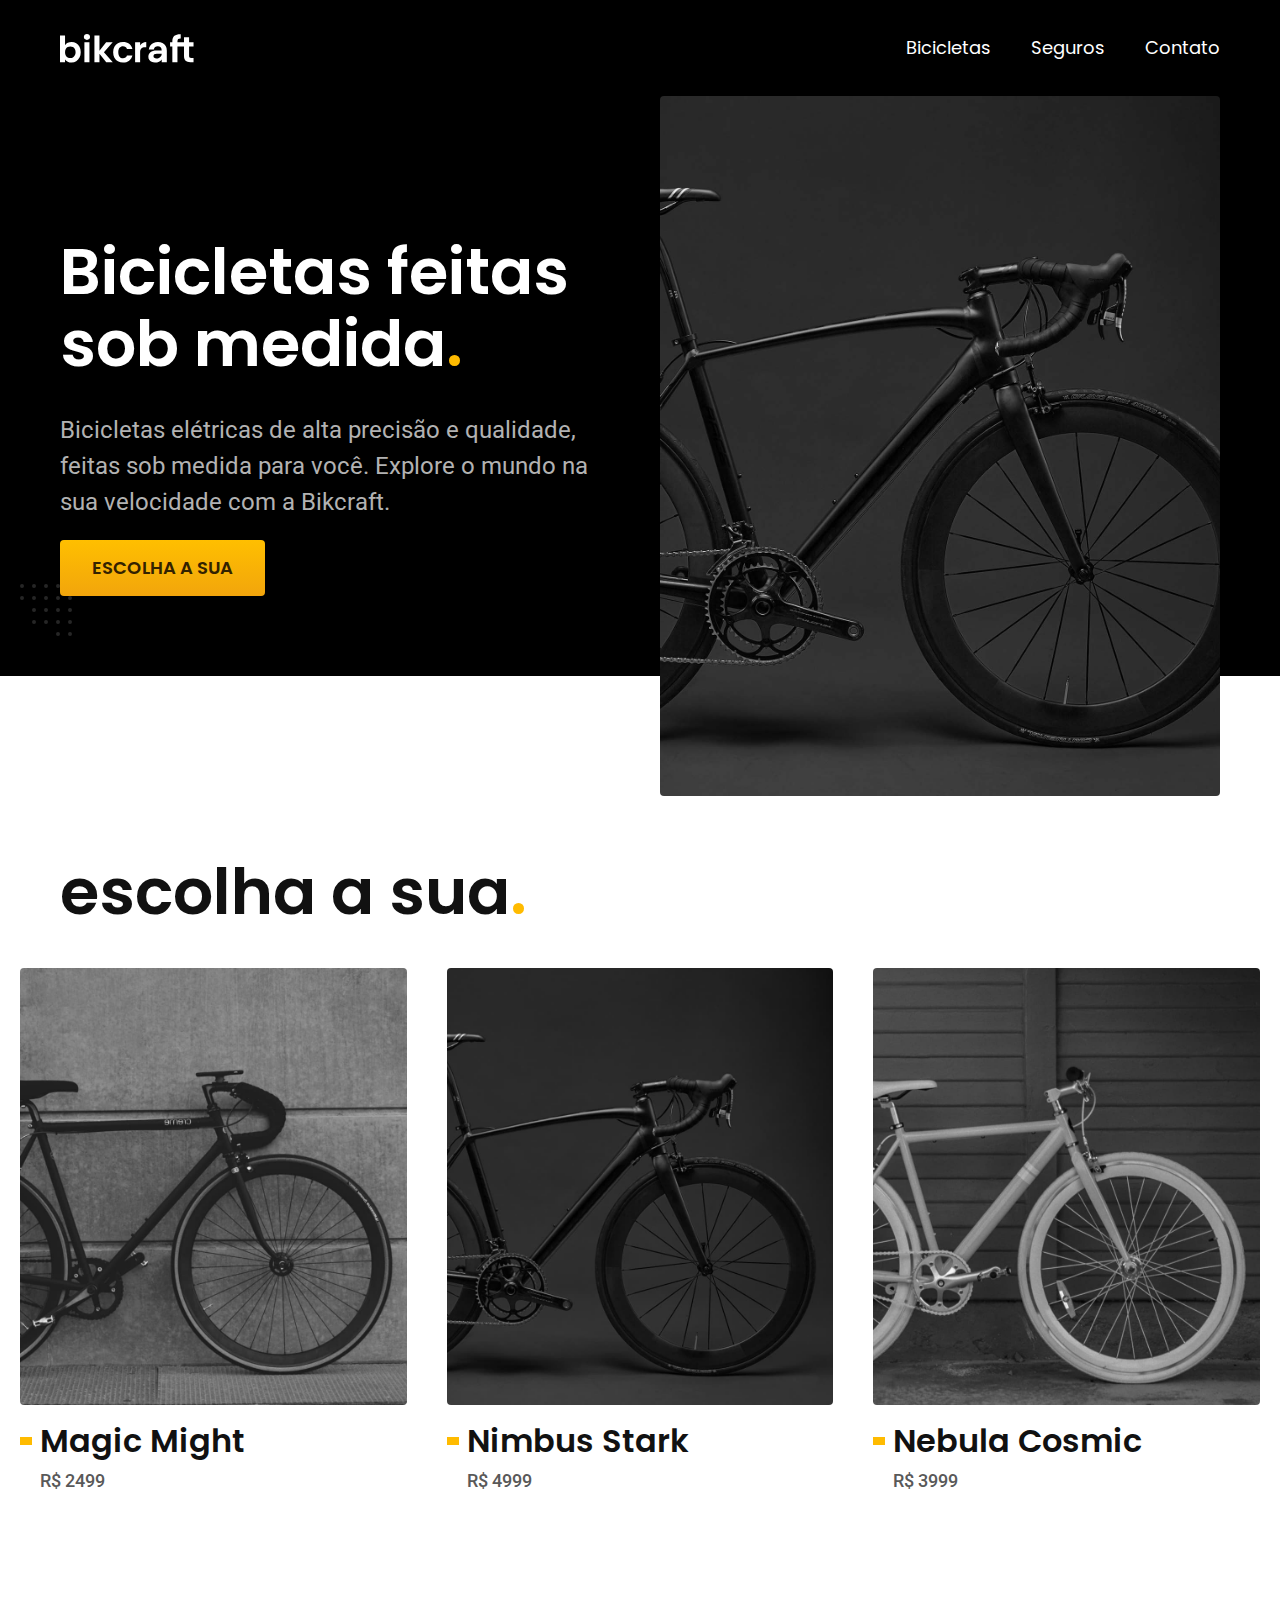
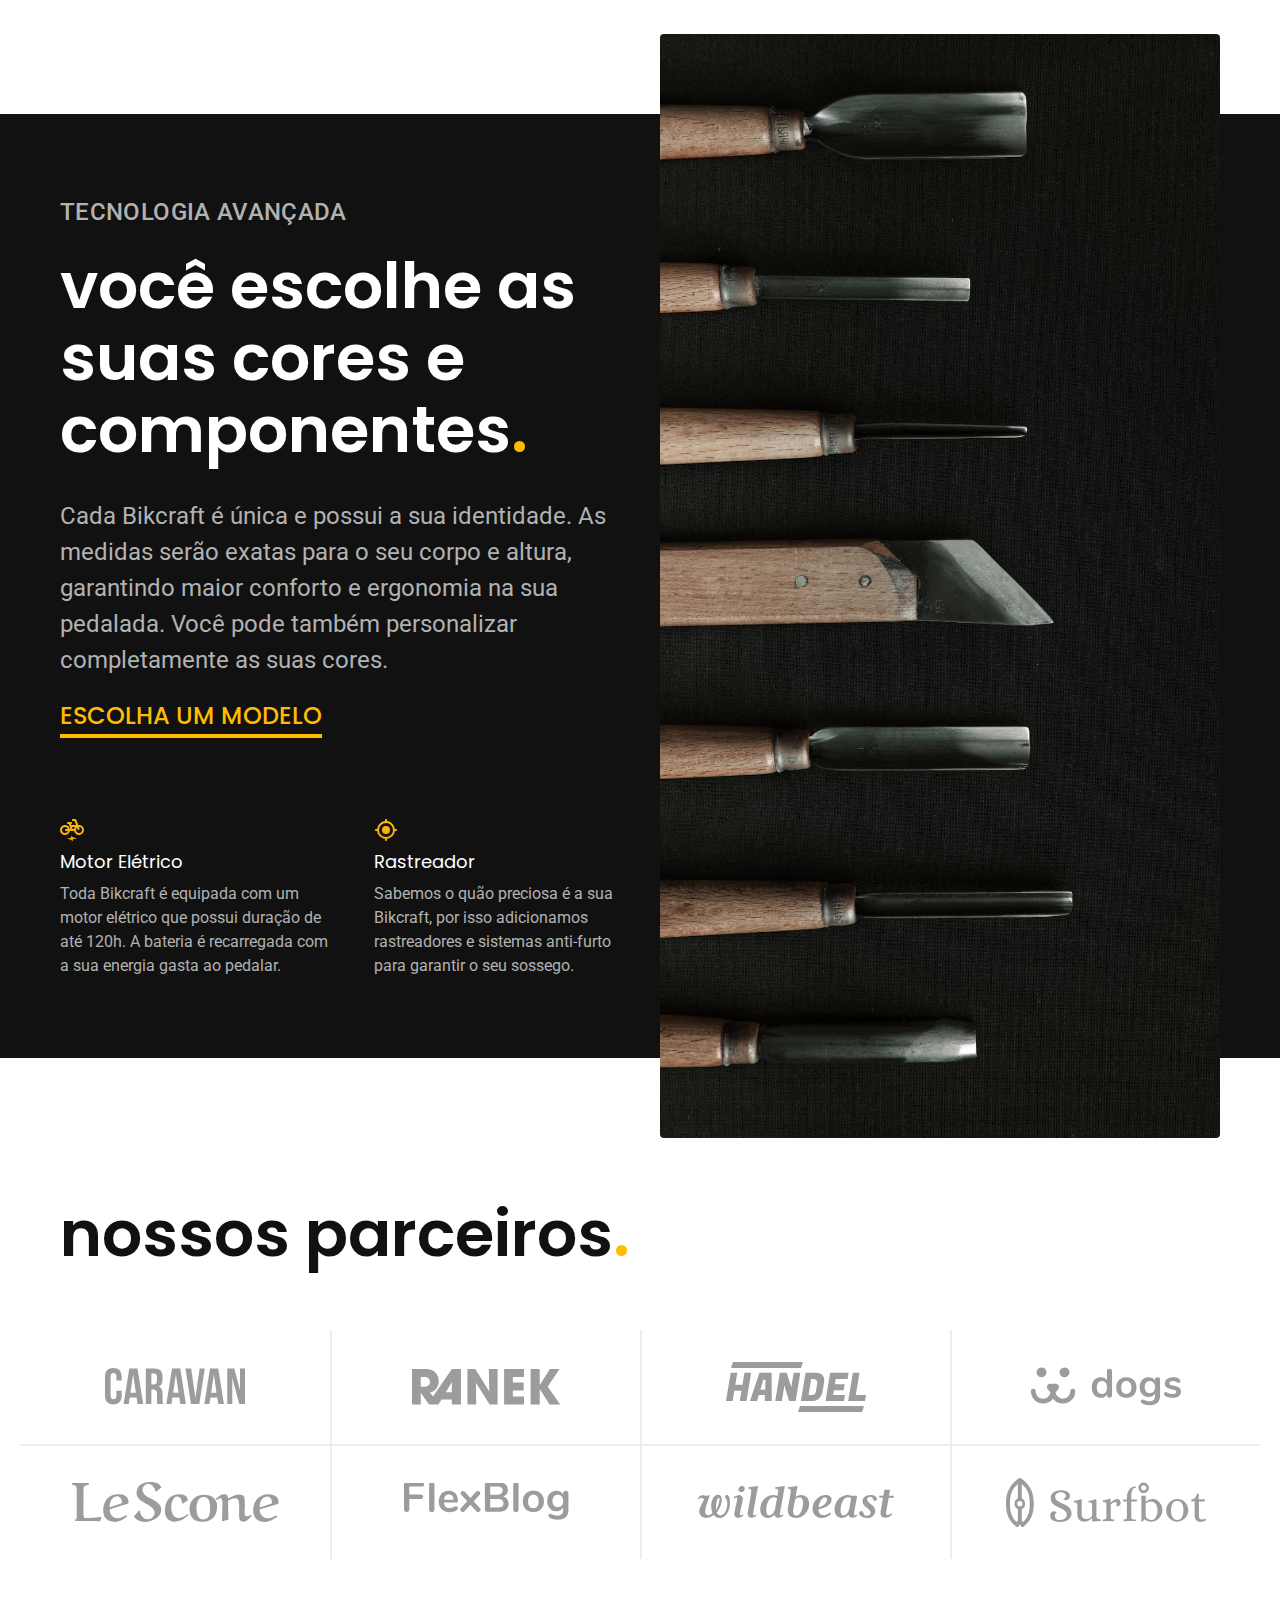
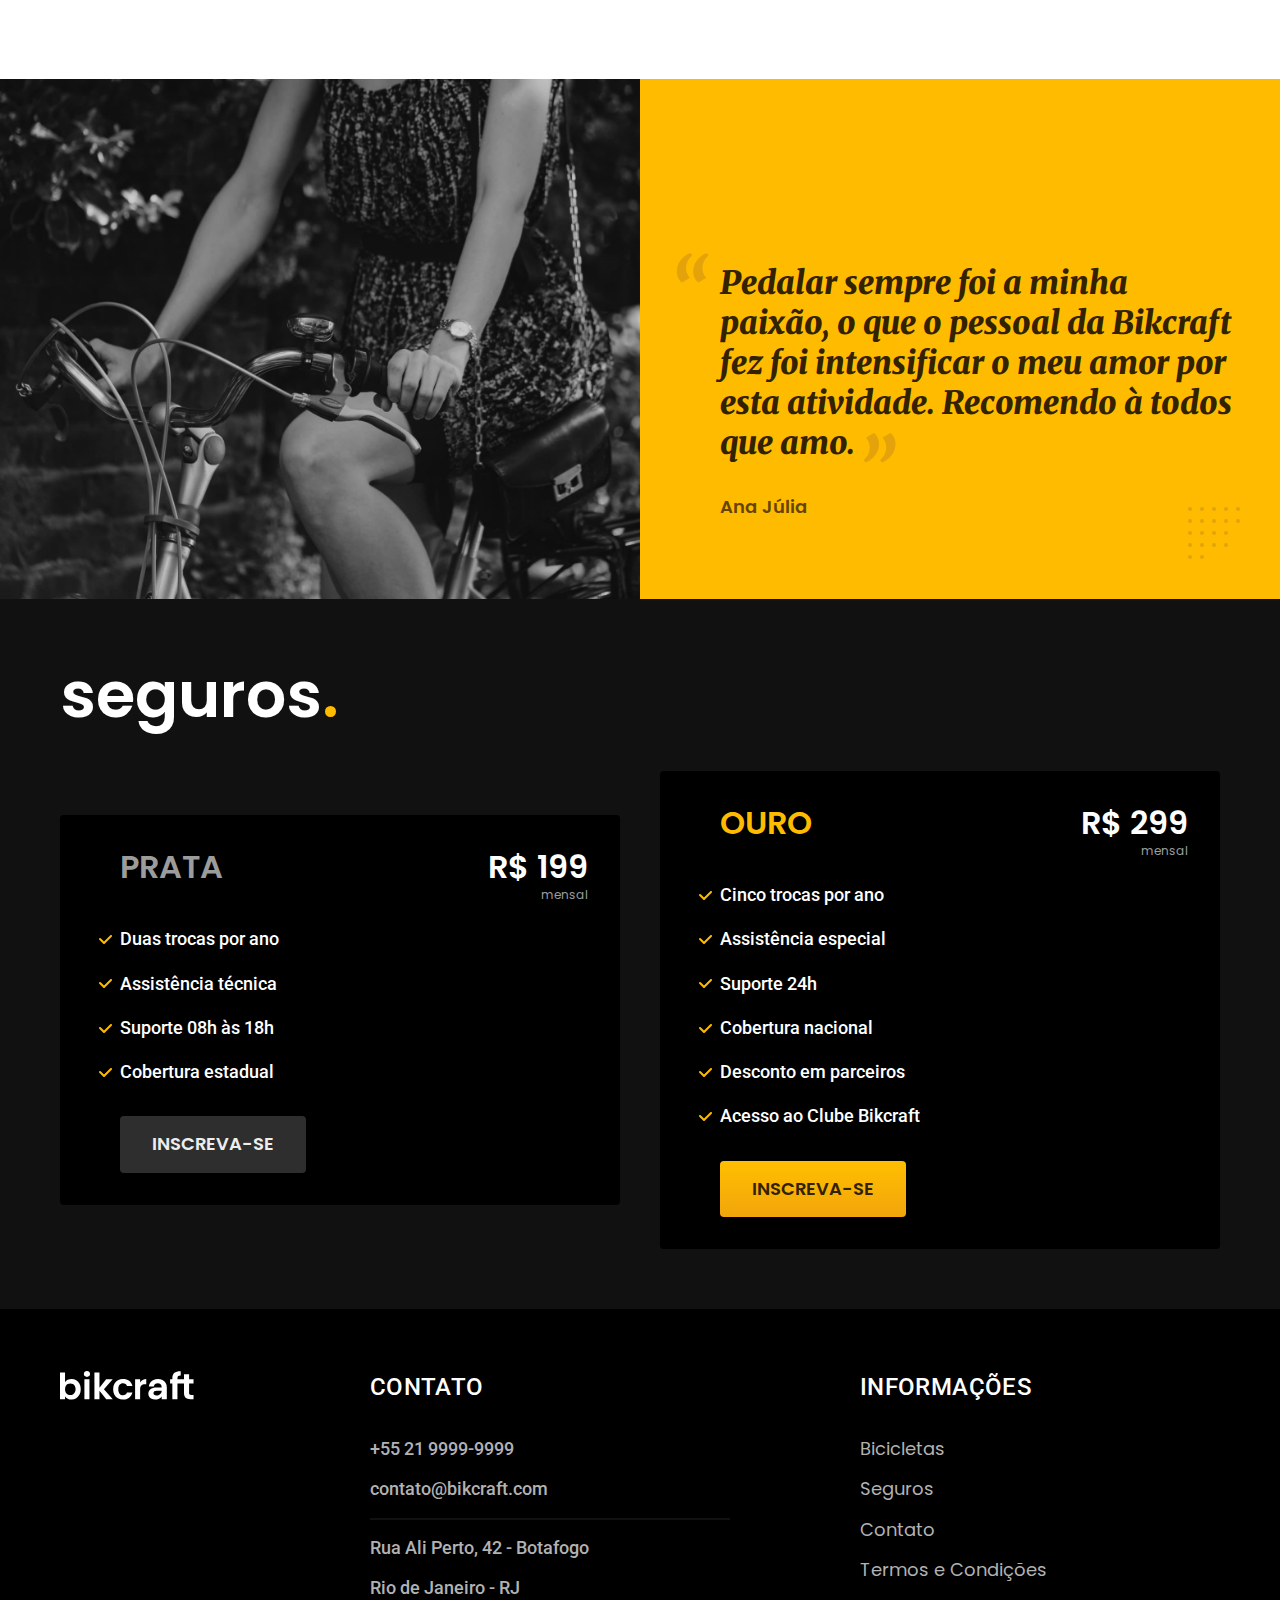
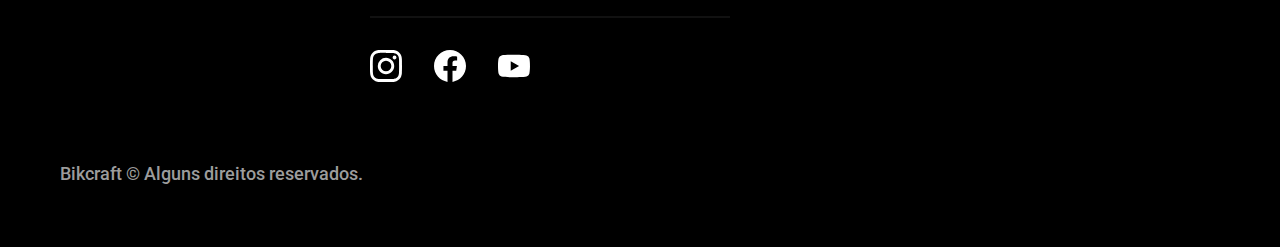
<file: index.html>
<!DOCTYPE html>
<html lang="pt-br">

<head>
  <meta charset="UTF-8">
  <meta name="viewport" content="width=device-width, initial-scale=1.0">

  <title>Bikcraft - Bicicletas Elétricas</title>
  <meta name="description" content="Bicicletas elétricas de alta precisão e qualidade, feitas sob medida para o cliente. Explore o mundo na sua velocidade com a Bikcraft.">

  <link rel="shortcut icon" href="./favicon.svg" type="image/svg+xml">
  <link rel="preload" href="./css/style.min.css" as="style">
  <link rel="stylesheet" href="./css/style.min.css">

  <script>document.documentElement.classList.add('js');</script>

  <link rel="preconnect" href="https://fonts.googleapis.com">
  <link rel="preconnect" href="https://fonts.gstatic.com" crossorigin>
  <link href="https://fonts.googleapis.com/css2?family=Merriweather:ital,wght@1,900&family=Poppins:wght@400;600&family=Roboto:wght@400;500&display=swap" rel="stylesheet">
</head>

<body>
  <header class="header-bg">
    <div class="header container">
      <a href="./">
        <img src="./img/bikcraft.svg" width="136" height="32" alt="Bikcraft">
      </a>

      <nav aria-label="primaria">
        <ul class="header-menu font-1-m cor-0">
          <li><a href="./bicicletas.html">Bicicletas</a></li>
          <li><a href="./seguros.html">Seguros</a></li>
          <li><a href="./contato.html">Contato</a></li>
        </ul>
      </nav>
    </div>
  </header>

  <main class="introducao-bg">
    <div class="introducao container">
      <div class="introducao-conteudo">
        <h1 class="font-1-xxl cor-0 fadeInDown" data-anime="200">Bicicletas feitas sob medida<span class="cor-p1">.</span></h1>
        <p class="font-2-l cor-5 fadeInDown" data-anime="400">Bicicletas elétricas de alta precisão e qualidade, feitas sob medida para você. Explore o mundo na sua velocidade com a Bikcraft.</p>
        <a class="botao fadeInDown" data-anime="600" href="./bicicletas.html">Escolha a sua</a>
      </div>
      <picture data-anime="800" class="fadeInDown">
        <source media="(max-width: 800px)" srcset="./img/bicicletas/nimbus.jpg">
        <img src="./img/fotos/introducao.jpg" width="1280" height="1600" alt="Bicicleta elétrica preta.">
      </picture>
    </div>
  </main>

  <article class="bicicletas-lista">
    <h2 class="container font-1-xxl">escolha a sua<span class="cor-p1">.</span></h2>

    <ul>
      <li>
        <a href="./bicicletas/magic.html">
          <img src="./img/bicicletas/magic-home.jpg" alt="Bicicleta preta" width="920">
          <h3 class="font-1-xl">Magic Might</h3>
          <span class="font-2-m cor-8">R$ 2499</span>
        </a>
      </li>
      <li>
        <a href="./bicicletas/nimbus.html">
          <img src="./img/bicicletas/nimbus-home.jpg" alt="Bicicleta preta" width="920">
          <h3 class="font-1-xl">Nimbus Stark</h3>
          <span class="font-2-m cor-8">R$ 4999</span>
        </a>
      </li>
      <li>
        <a href="./bicicletas/nebula.html">
          <img src="./img/bicicletas/nebula-home.jpg" alt="Bicicleta preta" width="920">
          <h3 class="font-1-xl">Nebula Cosmic</h3>
          <span class="font-2-m cor-8">R$ 3999</span>
        </a>
      </li>
    </ul>
  </article>

  <article class="tecnologia-bg">
    <div class="tecnologia container">
      <div class="tecnologia-conteudo">
        <span class="font-2-l-b cor-5">Tecnologia Avançada</span>
        <h2 class="font-1-xxl cor-0">você escolhe as suas cores e componentes<span class="cor-p1">.</span></h2>
        <p class="font-2-l cor-5">Cada Bikcraft é única e possui a sua identidade. As medidas serão exatas para o seu corpo e altura, garantindo maior conforto e ergonomia na sua pedalada. Você pode também personalizar completamente as suas cores.</p>
        <a class="link" href="./bicicletas.html">Escolha um modelo</a>
        <div class="tecnologia-vantagens">
          <div>
            <img src="./img/icones/eletrica.svg" width="24" height="24" alt="">
            <h3 class="font-1-m cor-0">Motor Elétrico</h3>
            <p class="font-2-s cor-5">Toda Bikcraft é equipada com um motor elétrico que possui duração de até 120h. A bateria é recarregada com a sua energia gasta ao pedalar.</p>
          </div>
          <div>
            <img src="./img/icones/rastreador.svg" width="24" height="24" alt="">
            <h3 class="font-1-m cor-0">Rastreador</h3>
            <p class="font-2-s cor-5">Sabemos o quão preciosa é a sua Bikcraft, por isso adicionamos rastreadores e sistemas anti-furto para garantir o seu sossego.</p>
          </div>
        </div>
      </div>
      <div class="tecnologia-imagem">
        <img src="./img/fotos/tecnologia.jpg" width="1200" height="1920" alt="">
      </div>
    </div>
  </article>

  <section class="parceiros" aria-label="Nossos Parceiros">
    <h2 class="container font-1-xxl">nossos parceiros<span class="cor-p1">.</span></h2>

    <ul>
      <li><img src="./img/parceiros/caravan.svg" alt="Caravan" width="140" height="38"></li>
      <li><img src="./img/parceiros/ranek.svg" alt="Ranek" width="149" height="36"></li>
      <li><img src="./img/parceiros/handel.svg" alt="Handel" width="140" height="50"></li>
      <li><img src="./img/parceiros/dogs.svg" alt="Dogs" width="152" height="39"></li>
      <li><img src="./img/parceiros/lescone.svg" alt="LeScone" width="208" height="41"></li>
      <li><img src="./img/parceiros/flexblog.svg" alt="FlexBlog" width="165" height="38"></li>
      <li><img src="./img/parceiros/wildbeast.svg" alt="Wildbeast" width="196" height="34"></li>
      <li><img src="./img/parceiros/surfbot.svg" alt="Surfbot" width="200" height="49"></li>
    </ul>
  </section>

  <section class="depoimento" aria-label="Depoimento">
    <div>
      <img src="./img/fotos/depoimento.jpg" width="1560" height="1360" alt="Pessoa pedalando uma bicicleta Bikcraft">
    </div>
    <div class="depoimento-conteudo">
      <blockquote class="font-1-xl cor-p5">
        <p>Pedalar sempre foi a minha paixão, o que o pessoal da Bikcraft fez foi intensificar o meu amor por esta atividade. Recomendo à todos que amo.</p>
      </blockquote>
      <span class="font-1-m-b cor-p4">Ana Júlia</span>
    </div>
  </section>

  <article class="seguros-bg">
    <div class="seguros container">
      <h2 class="font-1-xxl cor-0">seguros<span class="cor-p1">.</span></h2>
      <div class="seguros-item">
        <h3 class="font-1-xl cor-6">PRATA</h3>
        <span class="font-1-xl cor-0">R$ 199 <span class="font-1-xs cor-6">mensal</span></span>
        <ul class="font-2-m cor-0">
          <li>Duas trocas por ano</li>
          <li>Assistência técnica</li>
          <li>Suporte 08h às 18h</li>
          <li>Cobertura estadual</li>
        </ul>
        <a class="botao secundario" href="./orcamento.html?tipo=seguro&produto=prata">Inscreva-se</a>
      </div>

      <div class="seguros-item">
        <h3 class="font-1-xl cor-p1">OURO</h3>
        <span class="font-1-xl cor-0">R$ 299 <span class="font-1-xs cor-6">mensal</span></span>
        <ul class="font-2-m cor-0">
          <li>Cinco trocas por ano</li>
          <li>Assistência especial</li>
          <li>Suporte 24h</li>
          <li>Cobertura nacional</li>
          <li>Desconto em parceiros</li>
          <li>Acesso ao Clube Bikcraft</li>
        </ul>
        <a class="botao" href="./orcamento.html?tipo=seguro&produto=ouro">Inscreva-se</a>
      </div>
    </div>
  </article>

  <footer class="footer-bg">
    <div class="footer container">
      <img src="./img/bikcraft.svg" width="136" height="32" alt="Bikcraft">
      <div class="footer-contato">
        <h3 class="font-2-l-b cor-0">Contato</h3>
        <ul class="font-2-m cor-5">
          <li><a href="tel:+552199999999">+55 21 9999-9999</a></li>
          <li><a href="mailto:contato@bikcraft.com">contato@bikcraft.com</a></li>
          <li>Rua Ali Perto, 42 - Botafogo</li>
          <li>Rio de Janeiro - RJ</li>
        </ul>
        <div class="footer-redes">
          <a href="./">
            <img src="./img/redes/instagram.svg" width="32" height="32" alt="Instagram">
          </a>
          <a href="./">
            <img src="./img/redes/facebook.svg" width="32" height="32" alt="Facebook">
          </a>
          <a href="./">
            <img src="./img/redes/youtube.svg" width="32" height="32" alt="Youtube">
          </a>
        </div>
      </div>
      <div class="footer-informacoes">
        <h3 class="font-2-l-b cor-0">Informações</h3>
        <nav>
          <ul class="font-1-m cor-5">
            <li><a href="./bicicletas.html">Bicicletas</a></li>
            <li><a href="./seguros.html">Seguros</a></li>
            <li><a href="./contato.html">Contato</a></li>
            <li><a href="./termos.html">Termos e Condições</a></li>
          </ul>
        </nav>
      </div>
      <p class="footer-copy font-2-m cor-6">Bikcraft © Alguns direitos reservados.</p>
    </div>
  </footer>

  <script src="./js/plugins/simple-anime.js"></script>
  <script src="./js/script.js"></script>
</body>

</html>
</file>
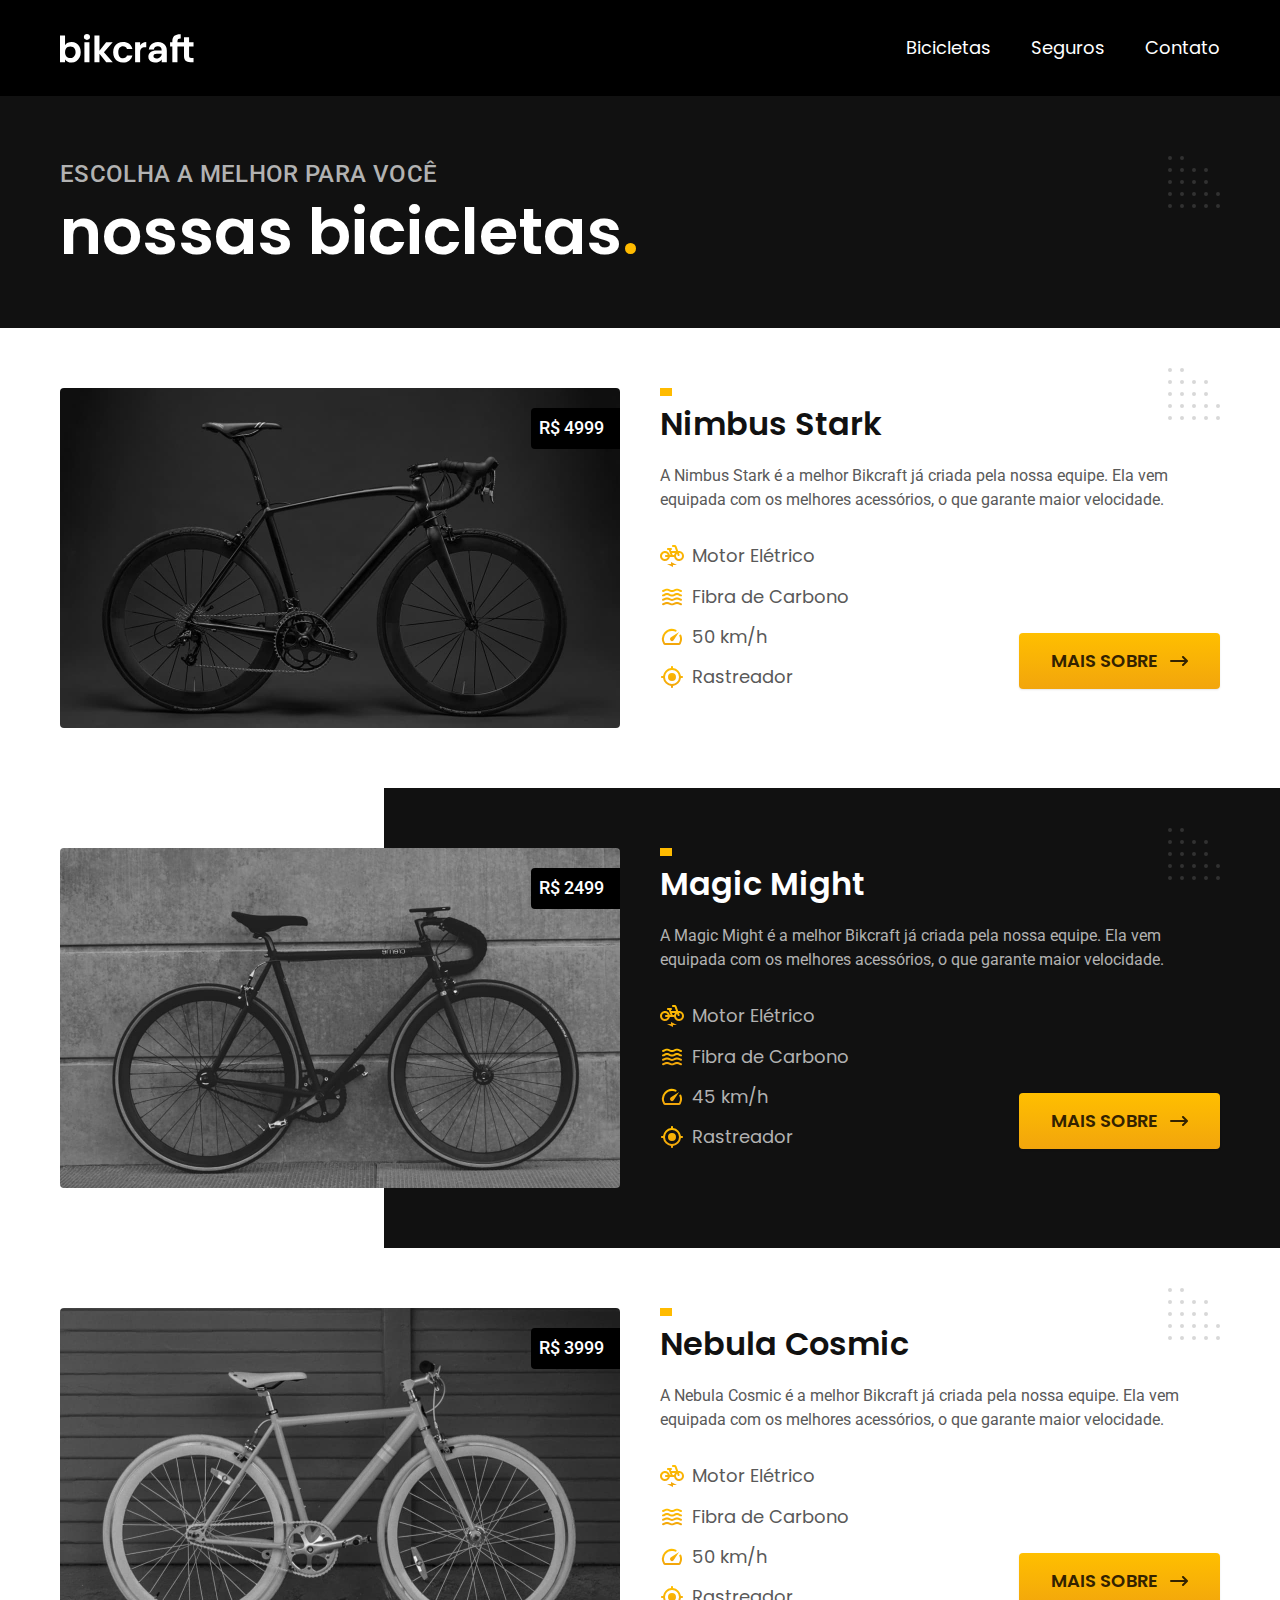
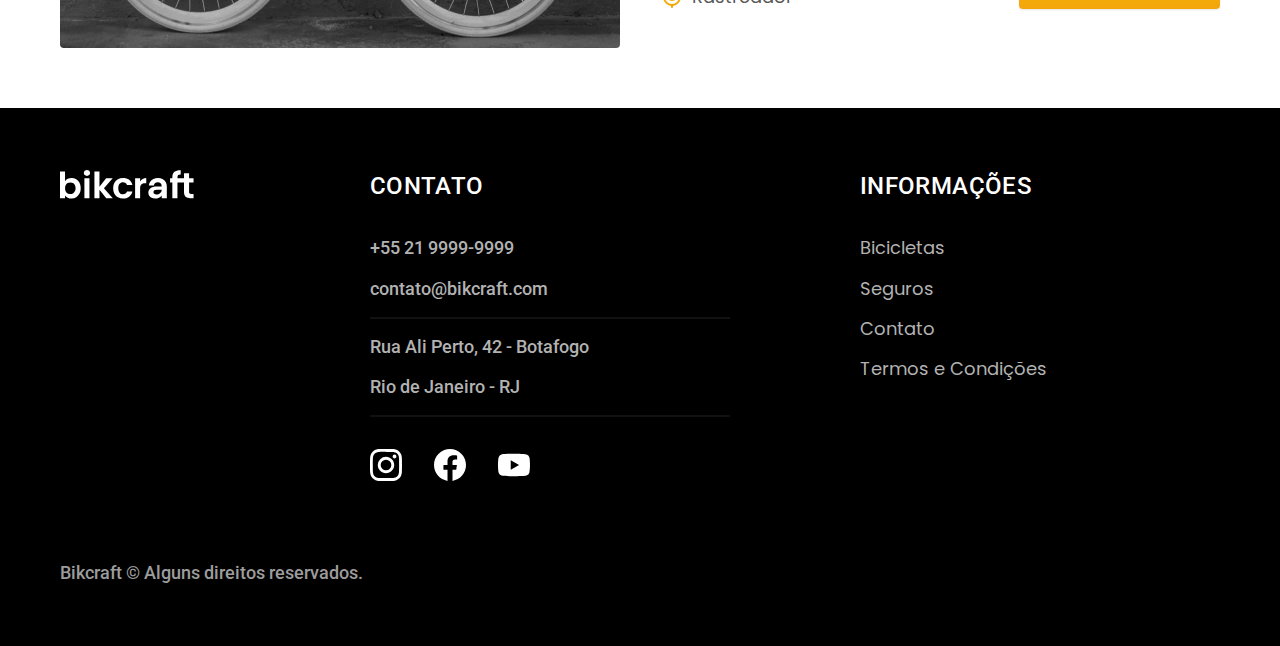
<file: bicicletas.html>
<!DOCTYPE html>
<html lang="pt-br">

<head>
  <meta charset="UTF-8">
  <meta name="viewport" content="width=device-width, initial-scale=1.0">

  <title>Bicicletas | Bikcraft</title>
  <meta name="description" content="Bicicletas">


  <link rel="shortcut icon" href="./favicon.svg" type="image/svg+xml">
  <link rel="preload" href="./css/style.min.css" as="style">
  <link rel="stylesheet" href="./css/style.min.css">
  <script>document.documentElement.classList.add('js');</script>

  <link rel="preconnect" href="https://fonts.googleapis.com">
  <link rel="preconnect" href="https://fonts.gstatic.com" crossorigin>
  <link href="https://fonts.googleapis.com/css2?family=Merriweather:ital,wght@1,900&family=Poppins:wght@400;600&family=Roboto:wght@400;500&display=swap" rel="stylesheet">
</head>

<body id="bicicletas">
  <header class="header-bg">
    <div class="header container">
      <a href="./">
        <img src="./img/bikcraft.svg" alt="Bikcraft">
      </a>

      <nav aria-label="primaria">
        <ul class="header-menu font-1-m cor-0">
          <li><a href="./bicicletas.html">Bicicletas</a></li>
          <li><a href="./seguros.html">Seguros</a></li>
          <li><a href="./contato.html">Contato</a></li>
        </ul>
      </nav>
    </div>
  </header>

  <main>
    <div class="titulo-bg">
      <div class="titulo container">
        <p class="font-2-l-b cor-5">Escolha a melhor para você</p>
        <h1 class="font-1-xxl cor-0">nossas bicicletas<span class="cor-p1">.</span></h1>
      </div>
    </div>

    <div class="bicicletas container">
      <div class="bicicletas-imagem">
        <img src="./img/bicicletas/nimbus.jpg" alt="Bicicleta preta">
        <span class="font-2-m cor-0">R$ 4999</span>
      </div>
      <div class="bicicletas-conteudo">
        <h2 class="font-1-xl">Nimbus Stark</h2>
        <p class="font-2-s cor-8">A Nimbus Stark é a melhor Bikcraft já criada pela nossa equipe. Ela vem equipada com os melhores acessórios, o que garante maior velocidade.</p>
        <ul class="font-1-m cor-8">
          <li>
            <img src="./img/icones/eletrica.svg" alt="">
            Motor Elétrico
          </li>
          <li>
            <img src="./img/icones/carbono.svg" alt="">
            Fibra de Carbono
          </li>
          <li>
            <img src="./img/icones/velocidade.svg" alt="">
            50 km/h
          </li>
          <li>
            <img src="./img/icones/rastreador.svg" alt="">
            Rastreador
          </li>
        </ul>
        <a class="botao seta" href="./bicicletas/nimbus.html">Mais Sobre</a>
      </div>
    </div>

    <div class="bicicletas-bg">
      <div class="bicicletas container">
        <div class="bicicletas-imagem">
          <img src="./img/bicicletas/magic.jpg" alt="Bicicleta preta">
          <span class="font-2-m cor-0">R$ 2499</span>
        </div>
        <div class="bicicletas-conteudo">
          <h2 class="font-1-xl cor-0">Magic Might</h2>
          <p class="font-2-s cor-5">A Magic Might é a melhor Bikcraft já criada pela nossa equipe. Ela vem equipada com os melhores acessórios, o que garante maior velocidade.</p>
          <ul class="font-1-m cor-5">
            <li>
              <img src="./img/icones/eletrica.svg" alt="">
              Motor Elétrico
            </li>
            <li>
              <img src="./img/icones/carbono.svg" alt="">
              Fibra de Carbono
            </li>
            <li>
              <img src="./img/icones/velocidade.svg" alt="">
              45 km/h
            </li>
            <li>
              <img src="./img/icones/rastreador.svg" alt="">
              Rastreador
            </li>
          </ul>
          <a class="botao seta" href="./bicicletas/magic.html">Mais Sobre</a>
        </div>
      </div>
    </div>

    <div class="bicicletas container">
      <div class="bicicletas-imagem">
        <img src="./img/bicicletas/nebula.jpg" alt="Bicicleta preta">
        <span class="font-2-m cor-0">R$ 3999</span>
      </div>
      <div class="bicicletas-conteudo">
        <h2 class="font-1-xl">Nebula Cosmic</h2>
        <p class="font-2-s cor-8">A Nebula Cosmic é a melhor Bikcraft já criada pela nossa equipe. Ela vem equipada com os melhores acessórios, o que garante maior velocidade.</p>
        <ul class="font-1-m cor-8">
          <li>
            <img src="./img/icones/eletrica.svg" alt="">
            Motor Elétrico
          </li>
          <li>
            <img src="./img/icones/carbono.svg" alt="">
            Fibra de Carbono
          </li>
          <li>
            <img src="./img/icones/velocidade.svg" alt="">
            50 km/h
          </li>
          <li>
            <img src="./img/icones/rastreador.svg" alt="">
            Rastreador
          </li>
        </ul>
        <a class="botao seta" href="./bicicletas/nebula.html">Mais Sobre</a>
      </div>
    </div>

  </main>

  <footer class="footer-bg">
    <div class="footer container">
      <img src="./img/bikcraft.svg" alt="Bikcraft">
      <div class="footer-contato">
        <h3 class="font-2-l-b cor-0">Contato</h3>
        <ul class="font-2-m cor-5">
          <li><a href="tel:+552199999999">+55 21 9999-9999</a></li>
          <li><a href="mailto:contato@bikcraft.com">contato@bikcraft.com</a></li>
          <li>Rua Ali Perto, 42 - Botafogo</li>
          <li>Rio de Janeiro - RJ</li>
        </ul>
        <div class="footer-redes">
          <a href="./">
            <img src="./img/redes/instagram.svg" alt="Instagram">
          </a>
          <a href="./">
            <img src="./img/redes/facebook.svg" alt="Facebook">
          </a>
          <a href="./">
            <img src="./img/redes/youtube.svg" alt="Youtube">
          </a>
        </div>
      </div>
      <div class="footer-informacoes">
        <h3 class="font-2-l-b cor-0">Informações</h3>
        <nav>
          <ul class="font-1-m cor-5">
            <li><a href="./bicicletas.html">Bicicletas</a></li>
            <li><a href="./seguros.html">Seguros</a></li>
            <li><a href="./contato.html">Contato</a></li>
            <li><a href="./termos.html">Termos e Condições</a></li>
          </ul>
        </nav>
      </div>
      <p class="footer-copy font-2-m cor-6">Bikcraft © Alguns direitos reservados.</p>
    </div>
  </footer>
</body>

</html>
</file>
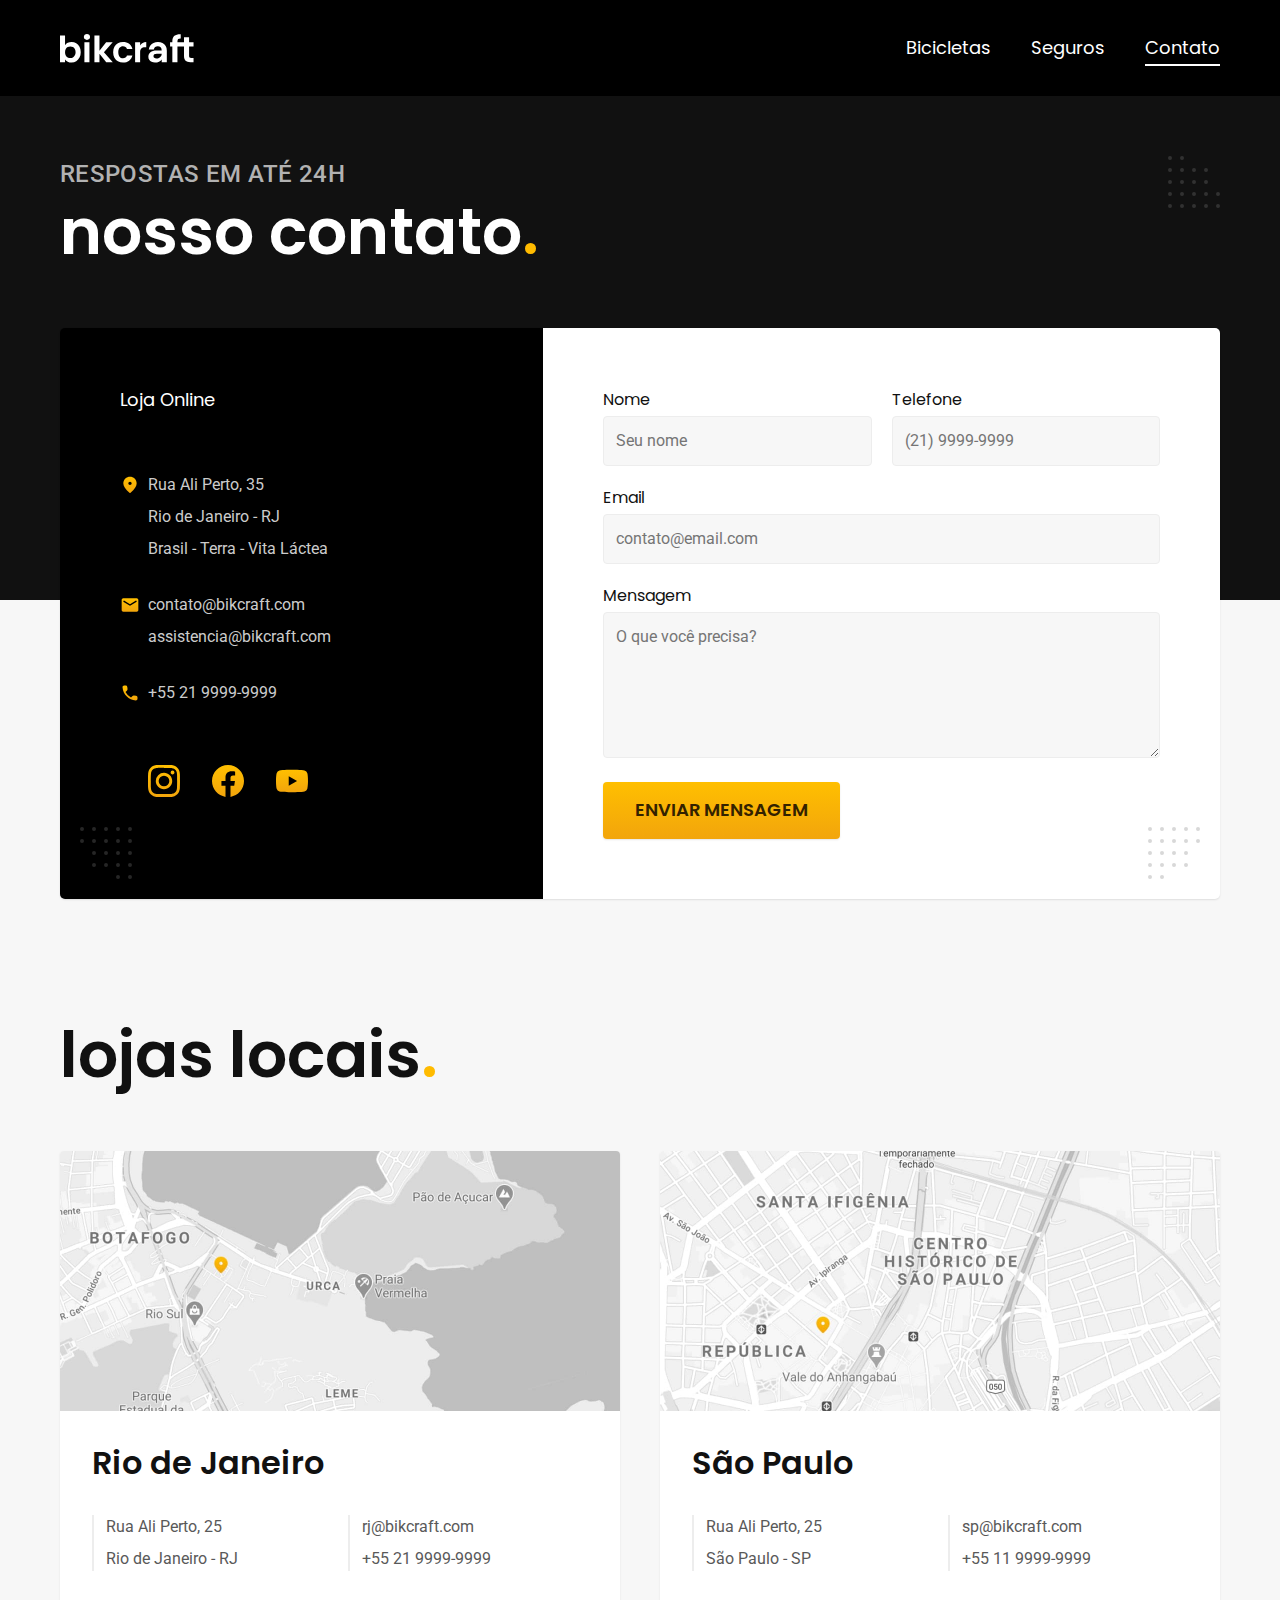
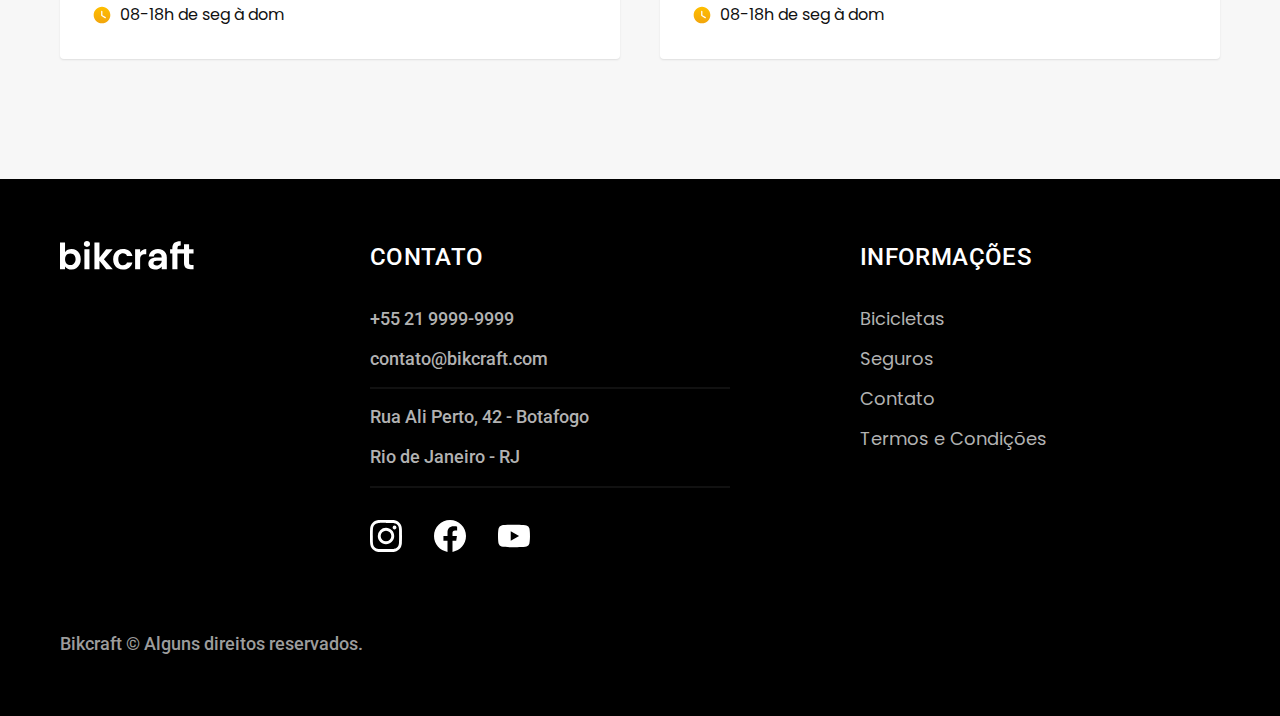
<file: contato.html>
<!DOCTYPE html>
<html lang="pt-br">

<head>
  <meta charset="UTF-8">
  <meta name="viewport" content="width=device-width, initial-scale=1.0">

  <title>Contato | Bikcraft</title>
  <meta name="description" content="Contato.">


  <link rel="shortcut icon" href="./favicon.svg" type="image/svg+xml">
  <link rel="preload" href="./css/style.min.css" as="style">
  <link rel="stylesheet" href="./css/style.min.css">
  <script>document.documentElement.classList.add('js');</script>

  <link rel="preconnect" href="https://fonts.googleapis.com">
  <link rel="preconnect" href="https://fonts.gstatic.com" crossorigin>
  <link href="https://fonts.googleapis.com/css2?family=Merriweather:ital,wght@1,900&family=Poppins:wght@400;600&family=Roboto:wght@400;500&display=swap" rel="stylesheet">
</head>

<body id="contato">
  <header class="header-bg">
    <div class="header container">
      <a href="./">
        <img src="./img/bikcraft.svg" alt="Bikcraft">
      </a>

      <nav aria-label="primaria">
        <ul class="header-menu font-1-m cor-0">
          <li><a href="./bicicletas.html">Bicicletas</a></li>
          <li><a href="./seguros.html">Seguros</a></li>
          <li><a href="./contato.html">Contato</a></li>
        </ul>
      </nav>
    </div>
  </header>

  <main>
    <div class="titulo-bg">
      <div class="titulo container">
        <p class="font-2-l-b cor-5">Respostas em até 24h</p>
        <h1 class="font-1-xxl cor-0">nosso contato<span class="cor-p1">.</span></h1>
      </div>
    </div>

    <div class="contato container">
      <section class="contato-dados" aria-label="Endereço">
        <h2 class="font-1-m cor-0">Loja Online</h2>
        <div class="contato-endereco font-2-s cor-4">
          <p>Rua Ali Perto, 35</p>
          <p>Rio de Janeiro - RJ</p>
          <p>Brasil - Terra - Vita Láctea</p>
        </div>
        <address class="contato-meios font-2-s cor-4">
          <a href="mailto:contato@bikcraft.com">contato@bikcraft.com</a>
          <a href="mailto:assistencia@bikcraft.com">assistencia@bikcraft.com</a>
          <a href="tel:+552199999999">+55 21 9999-9999</a>
        </address>
        <div class="contato-redes">
          <a href="./">
            <img src="./img/redes/instagram-p.svg" alt="Instagram">
          </a>
          <a href="./">
            <img src="./img/redes/facebook-p.svg" alt="Facebook">
          </a>
          <a href="./">
            <img src="./img/redes/youtube-p.svg" alt="Youtube">
          </a>
        </div>
      </section>
      <section class="contato-formulario" aria-label="Formulário">
        <form class="form" action="./enviar.php" method="post">
          <div>
            <label for="nome">Nome</label>
            <input type="text" id="nome" name="nome" placeholder="Seu nome">
          </div>
          <div>
            <label for="telefone">Telefone</label>
            <input type="text" id="telefone" name="telefone" placeholder="(21) 9999-9999">
          </div>
          <div class="col-2">
            <label for="email">Email</label>
            <input type="email" id="email" name="email" placeholder="contato@email.com">
          </div>
          <div class="col-2">
            <label for="mensagem">Mensagem</label>
            <textarea rows="5" id="mensagem" name="mensagem" placeholder="O que você precisa?"></textarea>
          </div>
          <button class="botao col-2">Enviar Mensagem</button>
        </form>
      </section>
    </div>
  </main>

  <article class="lojas container">
    <h2 class="font-1-xxl">lojas locais<span class="cor-p1">.</span></h2>
    <div class="lojas-item">
      <img src="./img/lojas/rj.jpg" alt="mapa marcando o endereço em Rua Ali Perto, 25 - Rio de Janeiro - RJ">
      <div class="lojas-conteudo">
        <h3 class="font-1-xl">Rio de Janeiro</h3>
        <div class="lojas-dados font-2-s cor-8">
          <p>Rua Ali Perto, 25</p>
          <p>Rio de Janeiro - RJ</p>
        </div>
        <div class="lojas-dados font-2-s cor-8">
          <a href="mailto:rj@bikcraft.com">rj@bikcraft.com</a>
          <a href="tel:+552199999999">+55 21 9999-9999</a>
        </div>
        <p class="lojas-tempo font-1-s"><img src="./img/icones/horario.svg" alt="">08-18h de seg à dom</p>
      </div>
    </div>

    <div class="lojas-item">
      <img src="./img/lojas/sp.jpg" alt="mapa marcando o endereço em Rua Ali Perto, 25 - São Paulo - SP">
      <div class="lojas-conteudo">
        <h3 class="font-1-xl">São Paulo</h3>
        <div class="lojas-dados font-2-s cor-8">
          <p>Rua Ali Perto, 25</p>
          <p>São Paulo - SP</p>
        </div>
        <div class="lojas-dados font-2-s cor-8">
          <a href="mailto:sp@bikcraft.com">sp@bikcraft.com</a>
          <a href="tel:+551199999999">+55 11 9999-9999</a>
        </div>
        <p class="lojas-tempo font-1-s"><img src="./img/icones/horario.svg" alt="">08-18h de seg à dom</p>
      </div>
    </div>
  </article>

  <footer class="footer-bg">
    <div class="footer container">
      <img src="./img/bikcraft.svg" alt="Bikcraft">
      <div class="footer-contato">
        <h3 class="font-2-l-b cor-0">Contato</h3>
        <ul class="font-2-m cor-5">
          <li><a href="tel:+552199999999">+55 21 9999-9999</a></li>
          <li><a href="mailto:contato@bikcraft.com">contato@bikcraft.com</a></li>
          <li>Rua Ali Perto, 42 - Botafogo</li>
          <li>Rio de Janeiro - RJ</li>
        </ul>
        <div class="footer-redes">
          <a href="./">
            <img src="./img/redes/instagram.svg" alt="Instagram">
          </a>
          <a href="./">
            <img src="./img/redes/facebook.svg" alt="Facebook">
          </a>
          <a href="./">
            <img src="./img/redes/youtube.svg" alt="Youtube">
          </a>
        </div>
      </div>
      <div class="footer-informacoes">
        <h3 class="font-2-l-b cor-0">Informações</h3>
        <nav>
          <ul class="font-1-m cor-5">
            <li><a href="./bicicletas.html">Bicicletas</a></li>
            <li><a href="./seguros.html">Seguros</a></li>
            <li><a href="./contato.html">Contato</a></li>
            <li><a href="./termos.html">Termos e Condições</a></li>
          </ul>
        </nav>
      </div>
      <p class="footer-copy font-2-m cor-6">Bikcraft © Alguns direitos reservados.</p>
    </div>
  </footer>
  <script src="./js/script.js"></script>
</body>

</html>
</file>
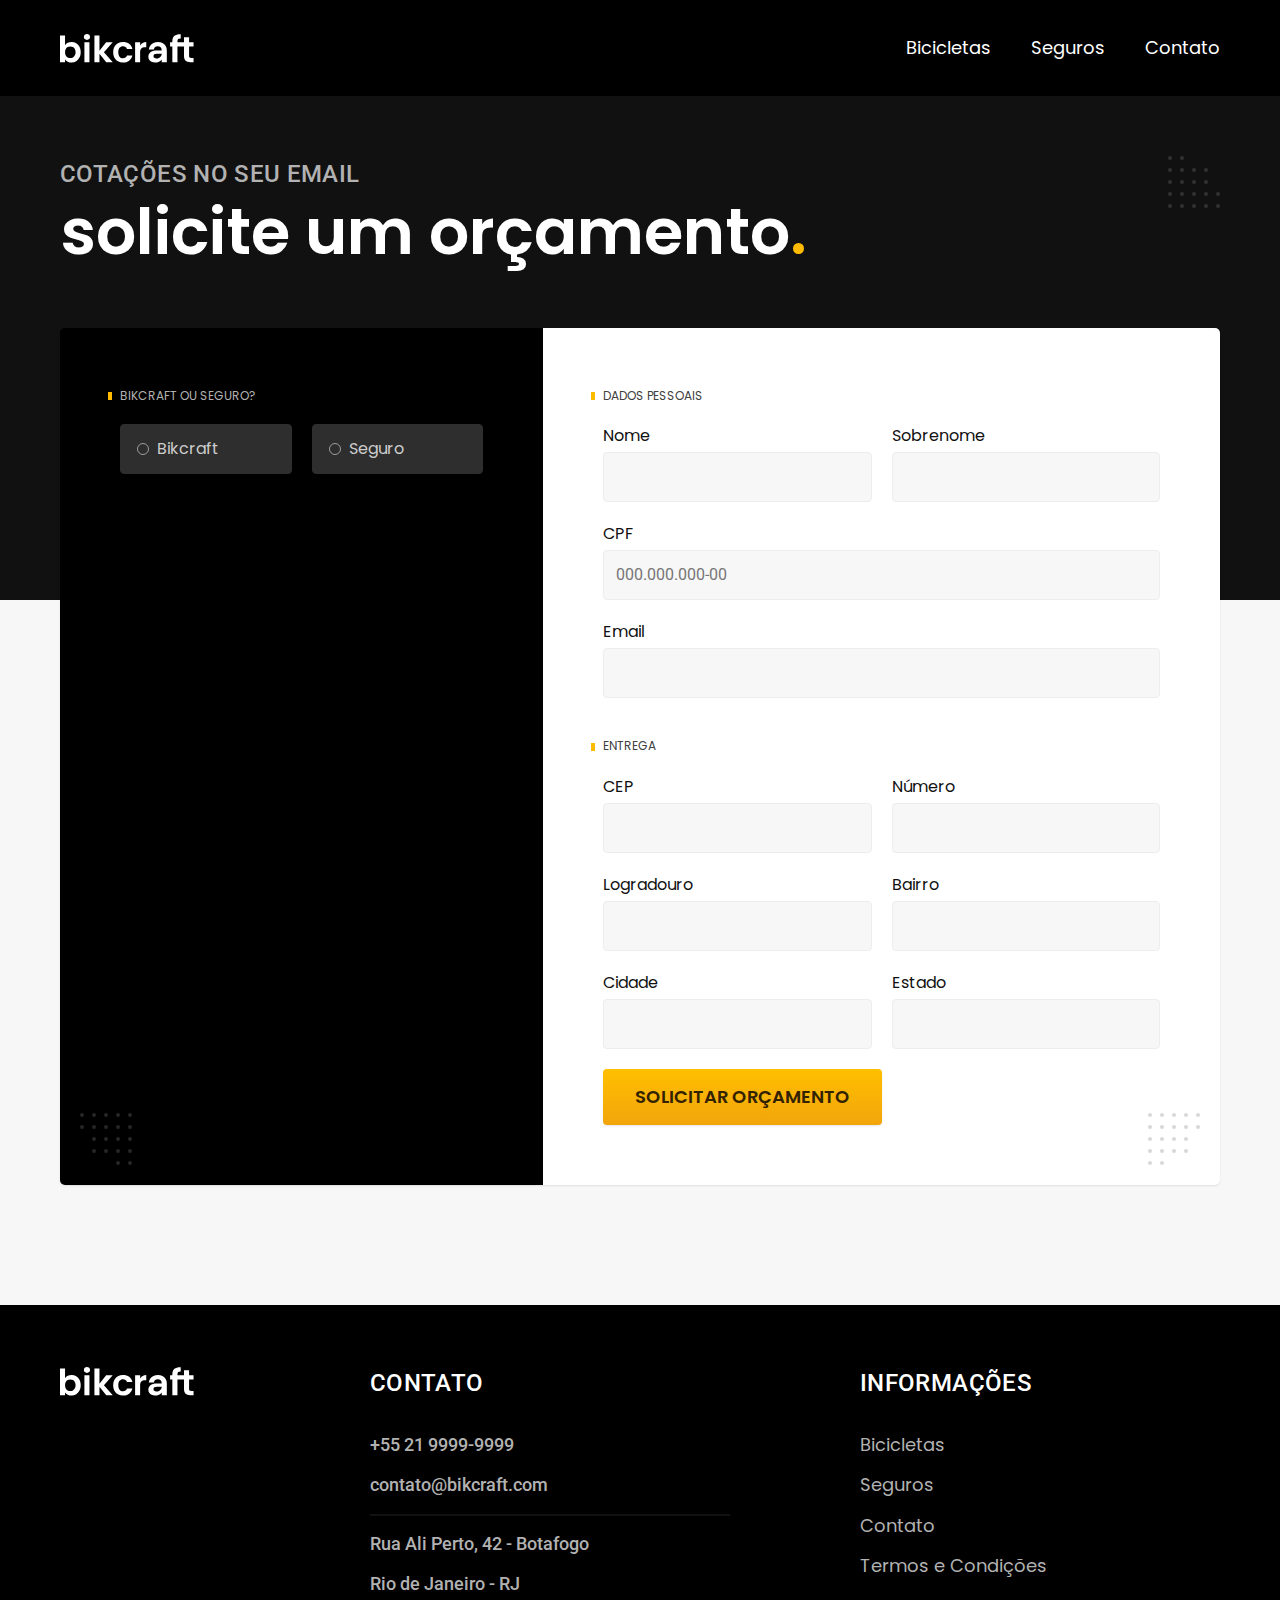
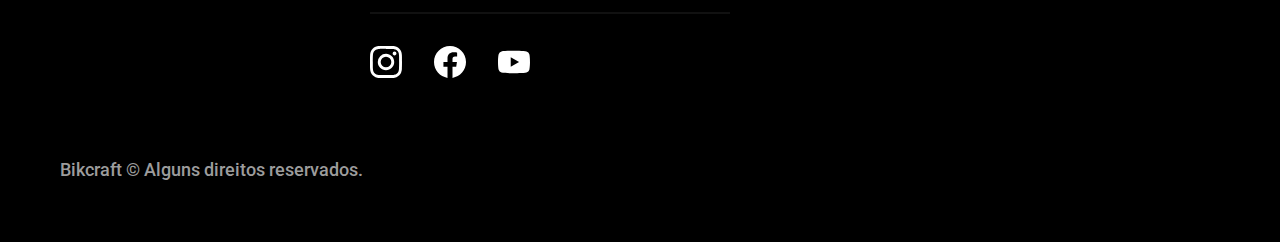
<file: orcamento.html>
<!DOCTYPE html>
<html lang="pt-br">

<head>
  <meta charset="UTF-8">
  <meta name="viewport" content="width=device-width, initial-scale=1.0">

  <title>Orçamento | Bikcraft</title>
  <meta name="description" content="Orçamento.">


  <link rel="shortcut icon" href="./favicon.svg" type="image/svg+xml">
  <link rel="preload" href="./css/style.min.css" as="style">
  <link rel="stylesheet" href="./css/style.min.css">
  <script>document.documentElement.classList.add('js');</script>

  <link rel="preconnect" href="https://fonts.googleapis.com">
  <link rel="preconnect" href="https://fonts.gstatic.com" crossorigin>
  <link href="https://fonts.googleapis.com/css2?family=Merriweather:ital,wght@1,900&family=Poppins:wght@400;600&family=Roboto:wght@400;500&display=swap" rel="stylesheet">
</head>

<body id="orcamento">
  <header class="header-bg">
    <div class="header container">
      <a href="./">
        <img src="./img/bikcraft.svg" alt="Bikcraft">
      </a>

      <nav aria-label="primaria">
        <ul class="header-menu font-1-m cor-0">
          <li><a href="./bicicletas.html">Bicicletas</a></li>
          <li><a href="./seguros.html">Seguros</a></li>
          <li><a href="./contato.html">Contato</a></li>
        </ul>
      </nav>
    </div>
  </header>

  <main>
    <div class="titulo-bg">
      <div class="titulo container">
        <p class="font-2-l-b cor-5">Cotações no seu email</p>
        <h1 class="font-1-xxl cor-0">solicite um orçamento<span class="cor-p1">.</span></h1>
      </div>
    </div>

    <form class="orcamento container" action="./enviar.php" method="post">
      <div class="orcamento-produto">
        <h2 class="font-1-xs cor-5">Bikcraft ou Seguro?</h2>

        <input type="radio" name="tipo" value="bikcraft" id="bikcraft">
        <label for="bikcraft">Bikcraft</label>

        <input type="radio" name="tipo" value="seguro" id="seguro">
        <label for="seguro">Seguro</label>

        <div class="orcamento-conteudo" id="orcamento-bikcraft">
          <h2 class="font-1-xs cor-5">Escolha a sua</h2>

          <input type="radio" name="produto" value="nimbus" id="nimbus">
          <label for="nimbus">Nimbus Stark <span>R$ 4999</span></label>
          <div class="orcamento-detalhes">
            <ul class="font-1-xs cor-8">
              <li><img src="./img/icones/eletrica.svg" alt=""> Motor Elétrico</li>
              <li><img src="./img/icones/carbono.svg" alt=""> Fibra de Carbono</li>
              <li><img src="./img/icones/velocidade.svg" alt=""> 50 km/h</li>
              <li><img src="./img/icones/rastreador.svg" alt=""> Rastreador</li>
            </ul>
            <img src="./img/bicicletas/nimbus.jpg" alt="Bicicleta preta">
          </div>

          <input type="radio" name="produto" value="magic" id="magic">
          <label for="magic">Magic Might <span>R$ 2499</span></label>
          <div class="orcamento-detalhes">
            <ul class="font-1-xs cor-8">
              <li><img src="./img/icones/eletrica.svg" alt=""> Motor Elétrico</li>
              <li><img src="./img/icones/carbono.svg" alt=""> Fibra de Carbono</li>
              <li><img src="./img/icones/velocidade.svg" alt=""> 45 km/h</li>
              <li><img src="./img/icones/rastreador.svg" alt=""> Rastreador</li>
            </ul>
            <img src="./img/bicicletas/magic.jpg" alt="Bicicleta preta">
          </div>

          <input type="radio" name="produto" value="nebula" id="nebula">
          <label for="nebula">Nebula Cosmic <span>R$ 3999</span></label>
          <div class="orcamento-detalhes">
            <ul class="font-1-xs cor-8">
              <li><img src="./img/icones/eletrica.svg" alt=""> Motor Elétrico</li>
              <li><img src="./img/icones/carbono.svg" alt=""> Fibra de Carbono</li>
              <li><img src="./img/icones/velocidade.svg" alt=""> 40 km/h</li>
              <li><img src="./img/icones/rastreador.svg" alt=""> Rastreador</li>
            </ul>
            <img src="./img/bicicletas/nebula.jpg" alt="Bicicleta branca">
          </div>

        </div>

        <div class="orcamento-conteudo" id="orcamento-seguro">
          <h2 class="font-1-xs cor-5">Escolha o plano</h2>

          <input type="radio" name="produto" value="prata" id="prata">
          <label for="prata">Prata <span>R$ 199</span></label>

          <input type="radio" name="produto" value="ouro" id="ouro">
          <label for="ouro">Ouro <span>R$ 299</span></label>
        </div>
      </div>
      <div class="orcamento-dados form">
        <h2 class="font-1-xs cor-9 col-2">dados pessoais</h2>
        <div>
          <label for="nome">Nome</label>
          <input type="text" id="nome" name="nome">
        </div>
        <div>
          <label for="sobrenome">Sobrenome</label>
          <input type="text" id="sobrenome" name="sobrenome">
        </div>
        <div class="col-2">
          <label for="cpf">CPF</label>
          <input type="text" id="cpf" name="cpf" placeholder="000.000.000-00">
        </div>
        <div class="col-2">
          <label for="email">Email</label>
          <input type="email" id="email" name="email">
        </div>
        <h2 class="font-1-xs cor-9 col-2">entrega</h2>
        <div>
          <label for="cep">CEP</label>
          <input type="text" id="cep" name="cep">
        </div>
        <div>
          <label for="numero">Número</label>
          <input type="text" id="numero" name="numero">
        </div>
        <div>
          <label for="logradouro">Logradouro</label>
          <input type="text" id="logradouro" name="logradouro">
        </div>
        <div>
          <label for="bairro">Bairro</label>
          <input type="text" id="bairro" name="bairro">
        </div>
        <div>
          <label for="cidade">Cidade</label>
          <input type="text" id="cidade" name="cidade">
        </div>
        <div>
          <label for="estado">Estado</label>
          <input type="text" id="estado" name="estado">
        </div>
        <button class="botao col-2">Solicitar Orçamento</button>
      </div>
    </form>
  </main>

  <footer class="footer-bg">
    <div class="footer container">
      <img src="./img/bikcraft.svg" alt="Bikcraft">
      <div class="footer-contato">
        <h3 class="font-2-l-b cor-0">Contato</h3>
        <ul class="font-2-m cor-5">
          <li><a href="tel:+552199999999">+55 21 9999-9999</a></li>
          <li><a href="mailto:contato@bikcraft.com">contato@bikcraft.com</a></li>
          <li>Rua Ali Perto, 42 - Botafogo</li>
          <li>Rio de Janeiro - RJ</li>
        </ul>
        <div class="footer-redes">
          <a href="./">
            <img src="./img/redes/instagram.svg" alt="Instagram">
          </a>
          <a href="./">
            <img src="./img/redes/facebook.svg" alt="Facebook">
          </a>
          <a href="./">
            <img src="./img/redes/youtube.svg" alt="Youtube">
          </a>
        </div>
      </div>
      <div class="footer-informacoes">
        <h3 class="font-2-l-b cor-0">Informações</h3>
        <nav>
          <ul class="font-1-m cor-5">
            <li><a href="./bicicletas.html">Bicicletas</a></li>
            <li><a href="./seguros.html">Seguros</a></li>
            <li><a href="./contato.html">Contato</a></li>
            <li><a href="./termos.html">Termos e Condições</a></li>
          </ul>
        </nav>
      </div>
      <p class="footer-copy font-2-m cor-6">Bikcraft © Alguns direitos reservados.</p>
    </div>
  </footer>
  <script src="./js/script.js"></script>
</body>

</html>
</file>
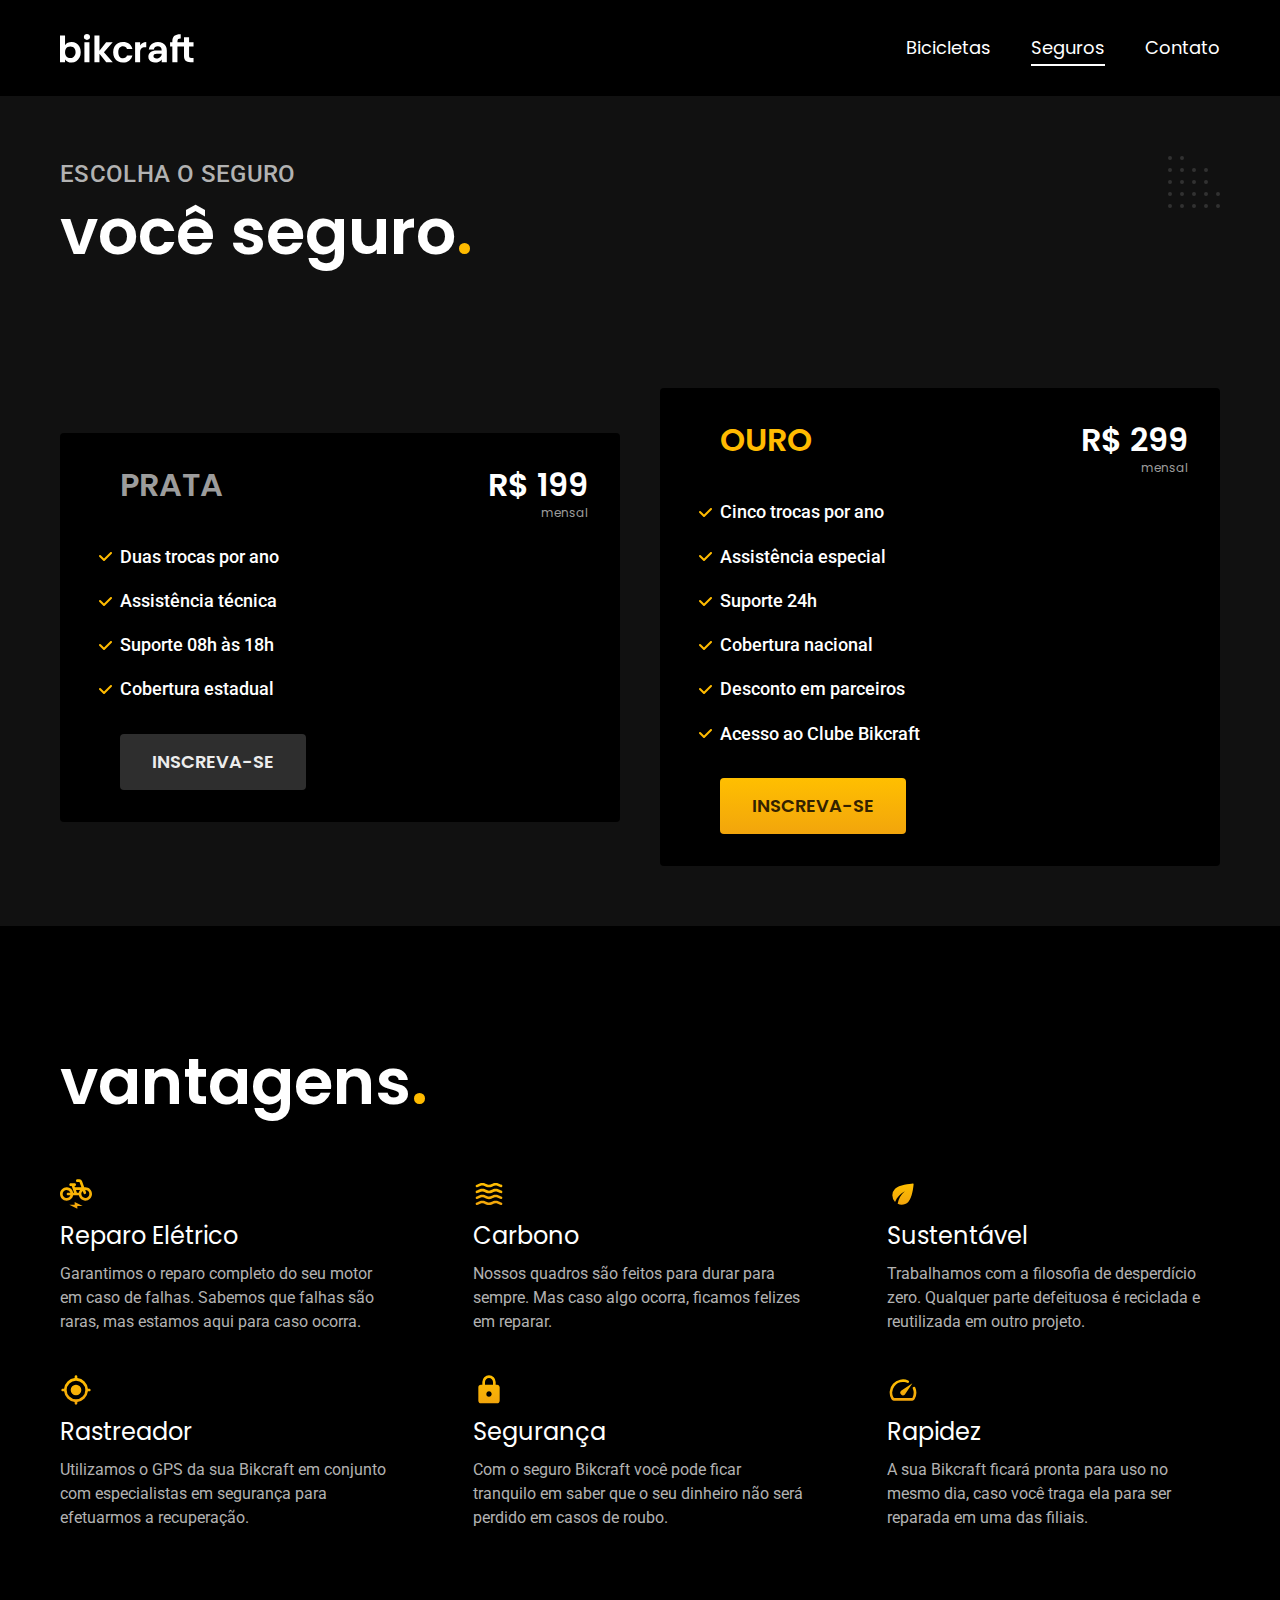
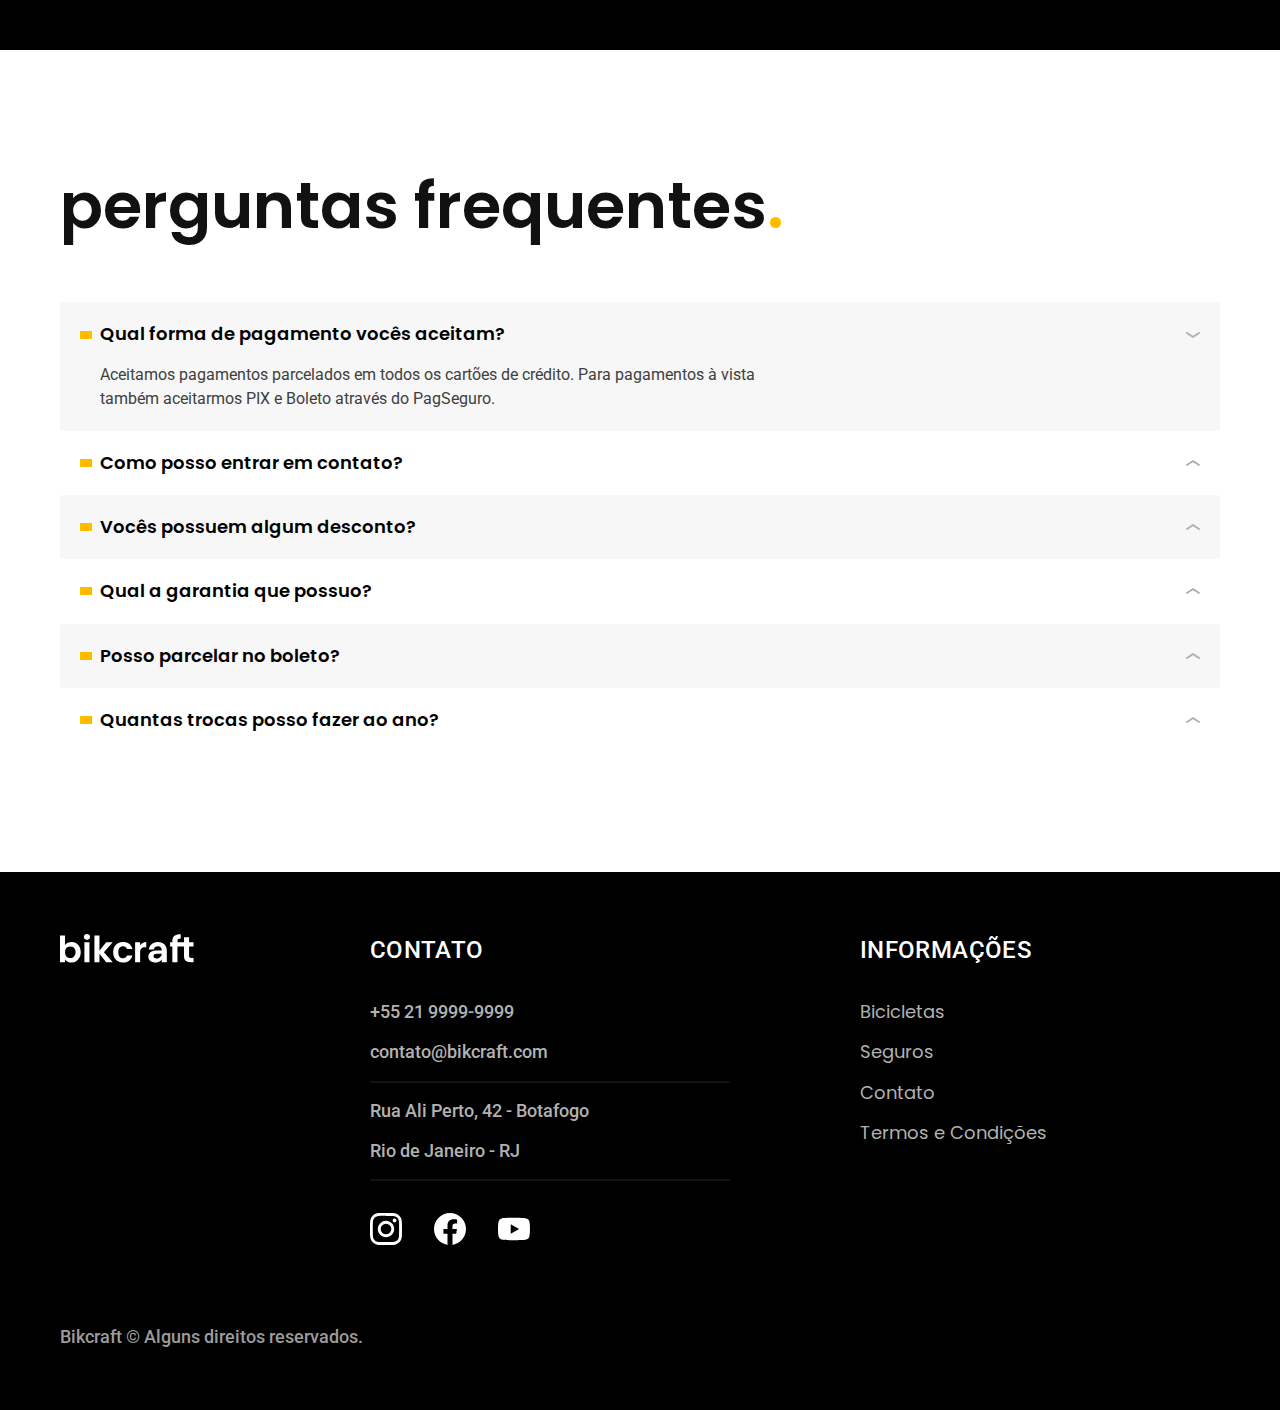
<file: seguros.html>
<!DOCTYPE html>
<html lang="pt-br">

<head>
  <meta charset="UTF-8">
  <meta name="viewport" content="width=device-width, initial-scale=1.0">

  <title>Seguros | Bikcraft</title>
  <meta name="description" content="Seguros.">


  <link rel="shortcut icon" href="./favicon.svg" type="image/svg+xml">
  <link rel="preload" href="./css/style.min.css" as="style">
  <link rel="stylesheet" href="./css/style.min.css">
  <script>document.documentElement.classList.add('js');</script>

  <link rel="preconnect" href="https://fonts.googleapis.com">
  <link rel="preconnect" href="https://fonts.gstatic.com" crossorigin>
  <link href="https://fonts.googleapis.com/css2?family=Merriweather:ital,wght@1,900&family=Poppins:wght@400;600&family=Roboto:wght@400;500&display=swap" rel="stylesheet">
</head>

<body id="seguros">
  <header class="header-bg">
    <div class="header container">
      <a href="./">
        <img src="./img/bikcraft.svg" alt="Bikcraft">
      </a>

      <nav aria-label="primaria">
        <ul class="header-menu font-1-m cor-0">
          <li><a href="./bicicletas.html">Bicicletas</a></li>
          <li><a href="./seguros.html">Seguros</a></li>
          <li><a href="./contato.html">Contato</a></li>
        </ul>
      </nav>
    </div>
  </header>

  <main class="seguros-bg">
    <div class="titulo-bg">
      <div class="titulo container">
        <p class="font-2-l-b cor-5">Escolha o seguro</p>
        <h1 class="font-1-xxl cor-0">você seguro<span class="cor-p1">.</span></h1>
      </div>
    </div>

    <div class="seguros container">

      <div class="seguros-item fadeInLeft" data-anime="200">
        <h3 class="font-1-xl cor-6">PRATA</h3>
        <span class="font-1-xl cor-0">R$ 199 <span class="font-1-xs cor-6">mensal</span></span>
        <ul class="font-2-m cor-0">
          <li>Duas trocas por ano</li>
          <li>Assistência técnica</li>
          <li>Suporte 08h às 18h</li>
          <li>Cobertura estadual</li>
        </ul>
        <a class="botao secundario" href="./orcamento.html?tipo=seguro&produto=prata">Inscreva-se</a>
      </div>

      <div class="seguros-item fadeInRight" data-anime="400">
        <h3 class="font-1-xl cor-p1">OURO</h3>
        <span class="font-1-xl cor-0">R$ 299 <span class="font-1-xs cor-6">mensal</span></span>
        <ul class="font-2-m cor-0">
          <li>Cinco trocas por ano</li>
          <li>Assistência especial</li>
          <li>Suporte 24h</li>
          <li>Cobertura nacional</li>
          <li>Desconto em parceiros</li>
          <li>Acesso ao Clube Bikcraft</li>
        </ul>
        <a class="botao" href="./orcamento.html?tipo=seguro&produto=ouro">Inscreva-se</a>
      </div>
    </div>
  </main>

  <article class="vantagens-bg">
    <div class="vantagens container">
      <h2 class="font-1-xxl cor-0">vantagens<span class="cor-p1">.</span></h2>
      <ul>
        <li>
          <img src="./img/icones/eletrica.svg" alt="">
          <h3 class="font-1-l cor-0">Reparo Elétrico</h3>
          <p class="font-2-s cor-5">Garantimos o reparo completo do seu motor em caso de falhas. Sabemos que falhas são raras, mas estamos aqui para caso ocorra.</p>
        </li>
        <li>
          <img src="./img/icones/carbono.svg" alt="">
          <h3 class="font-1-l cor-0">Carbono</h3>
          <p class="font-2-s cor-5">Nossos quadros são feitos para durar para sempre. Mas caso algo ocorra, ficamos felizes em reparar.</p>
        </li>
        <li>
          <img src="./img/icones/sustentavel.svg" alt="">
          <h3 class="font-1-l cor-0">Sustentável</h3>
          <p class="font-2-s cor-5">Trabalhamos com a filosofia de desperdício zero. Qualquer parte defeituosa é reciclada e reutilizada em outro projeto.</p>
        </li>
        <li>
          <img src="./img/icones/rastreador.svg" alt="">
          <h3 class="font-1-l cor-0">Rastreador</h3>
          <p class="font-2-s cor-5">Utilizamos o GPS da sua Bikcraft em conjunto com especialistas em segurança para efetuarmos a recuperação.</p>
        </li>
        <li>
          <img src="./img/icones/seguro.svg" alt="">
          <h3 class="font-1-l cor-0">Segurança</h3>
          <p class="font-2-s cor-5">Com o seguro Bikcraft você pode ficar tranquilo em saber que o seu dinheiro não será perdido em casos de roubo.</p>
        </li>
        <li>
          <img src="./img/icones/velocidade.svg" alt="">
          <h3 class="font-1-l cor-0">Rapidez</h3>
          <p class="font-2-s cor-5">A sua Bikcraft ficará pronta para uso no mesmo dia, caso você traga ela para ser reparada em uma das filiais.</p>
        </li>
      </ul>
    </div>
  </article>

  <article class="perguntas container">
    <h2 class="font-1-xxl">perguntas frequentes<span class="cor-p1">.</span></h2>

    <dl>
      <div>
        <dt><button class="font-1-m-b" aria-controls="pergunta1" aria-expanded="true">Qual forma de pagamento vocês aceitam?</button></dt>
        <dd id="pergunta1" class="font-2-s cor-9 ativa">Aceitamos pagamentos parcelados em todos os cartões de crédito. Para pagamentos à vista também aceitarmos PIX e Boleto através do PagSeguro.</dd>
      </div>
      <div>
        <dt><button class="font-1-m-b" aria-controls="pergunta2" aria-expanded="false">Como posso entrar em contato?</button></dt>
        <dd id="pergunta2" class="font-2-s cor-9">Aceitamos pagamentos parcelados em todos os cartões de crédito. Para pagamentos à vista também aceitarmos PIX e Boleto através do PagSeguro.</dd>
      </div>
      <div>
        <dt><button class="font-1-m-b" aria-controls="pergunta3" aria-expanded="false">Vocês possuem algum desconto?</button></dt>
        <dd id="pergunta3" class="font-2-s cor-9">Aceitamos pagamentos parcelados em todos os cartões de crédito. Para pagamentos à vista também aceitarmos PIX e Boleto através do PagSeguro.</dd>
      </div>
      <div>
        <dt><button class="font-1-m-b" aria-controls="pergunta4" aria-expanded="false">Qual a garantia que possuo?</button></dt>
        <dd id="pergunta4" class="font-2-s cor-9">Aceitamos pagamentos parcelados em todos os cartões de crédito. Para pagamentos à vista também aceitarmos PIX e Boleto através do PagSeguro.</dd>
      </div>
      <div>
        <dt><button class="font-1-m-b" aria-controls="pergunta5" aria-expanded="false">Posso parcelar no boleto?</button></dt>
        <dd id="pergunta5" class="font-2-s cor-9">Aceitamos pagamentos parcelados em todos os cartões de crédito. Para pagamentos à vista também aceitarmos PIX e Boleto através do PagSeguro.</dd>
      </div>
      <div>
        <dt><button class="font-1-m-b" aria-controls="pergunta6" aria-expanded="false">Quantas trocas posso fazer ao ano?</button></dt>
        <dd id="pergunta6" class="font-2-s cor-9">Aceitamos pagamentos parcelados em todos os cartões de crédito. Para pagamentos à vista também aceitarmos PIX e Boleto através do PagSeguro.</dd>
      </div>
    </dl>
  </article>

  <footer class="footer-bg">
    <div class="footer container">
      <img src="./img/bikcraft.svg" alt="Bikcraft">
      <div class="footer-contato">
        <h3 class="font-2-l-b cor-0">Contato</h3>
        <ul class="font-2-m cor-5">
          <li><a href="tel:+552199999999">+55 21 9999-9999</a></li>
          <li><a href="mailto:contato@bikcraft.com">contato@bikcraft.com</a></li>
          <li>Rua Ali Perto, 42 - Botafogo</li>
          <li>Rio de Janeiro - RJ</li>
        </ul>
        <div class="footer-redes">
          <a href="./">
            <img src="./img/redes/instagram.svg" alt="Instagram">
          </a>
          <a href="./">
            <img src="./img/redes/facebook.svg" alt="Facebook">
          </a>
          <a href="./">
            <img src="./img/redes/youtube.svg" alt="Youtube">
          </a>
        </div>
      </div>
      <div class="footer-informacoes">
        <h3 class="font-2-l-b cor-0">Informações</h3>
        <nav>
          <ul class="font-1-m cor-5">
            <li><a href="./bicicletas.html">Bicicletas</a></li>
            <li><a href="./seguros.html">Seguros</a></li>
            <li><a href="./contato.html">Contato</a></li>
            <li><a href="./termos.html">Termos e Condições</a></li>
          </ul>
        </nav>
      </div>
      <p class="footer-copy font-2-m cor-6">Bikcraft © Alguns direitos reservados.</p>
    </div>
  </footer>

  <script src="./js/plugins/simple-anime.js"></script>
  <script src="./js/script.js"></script>
</body>

</html>
</file>
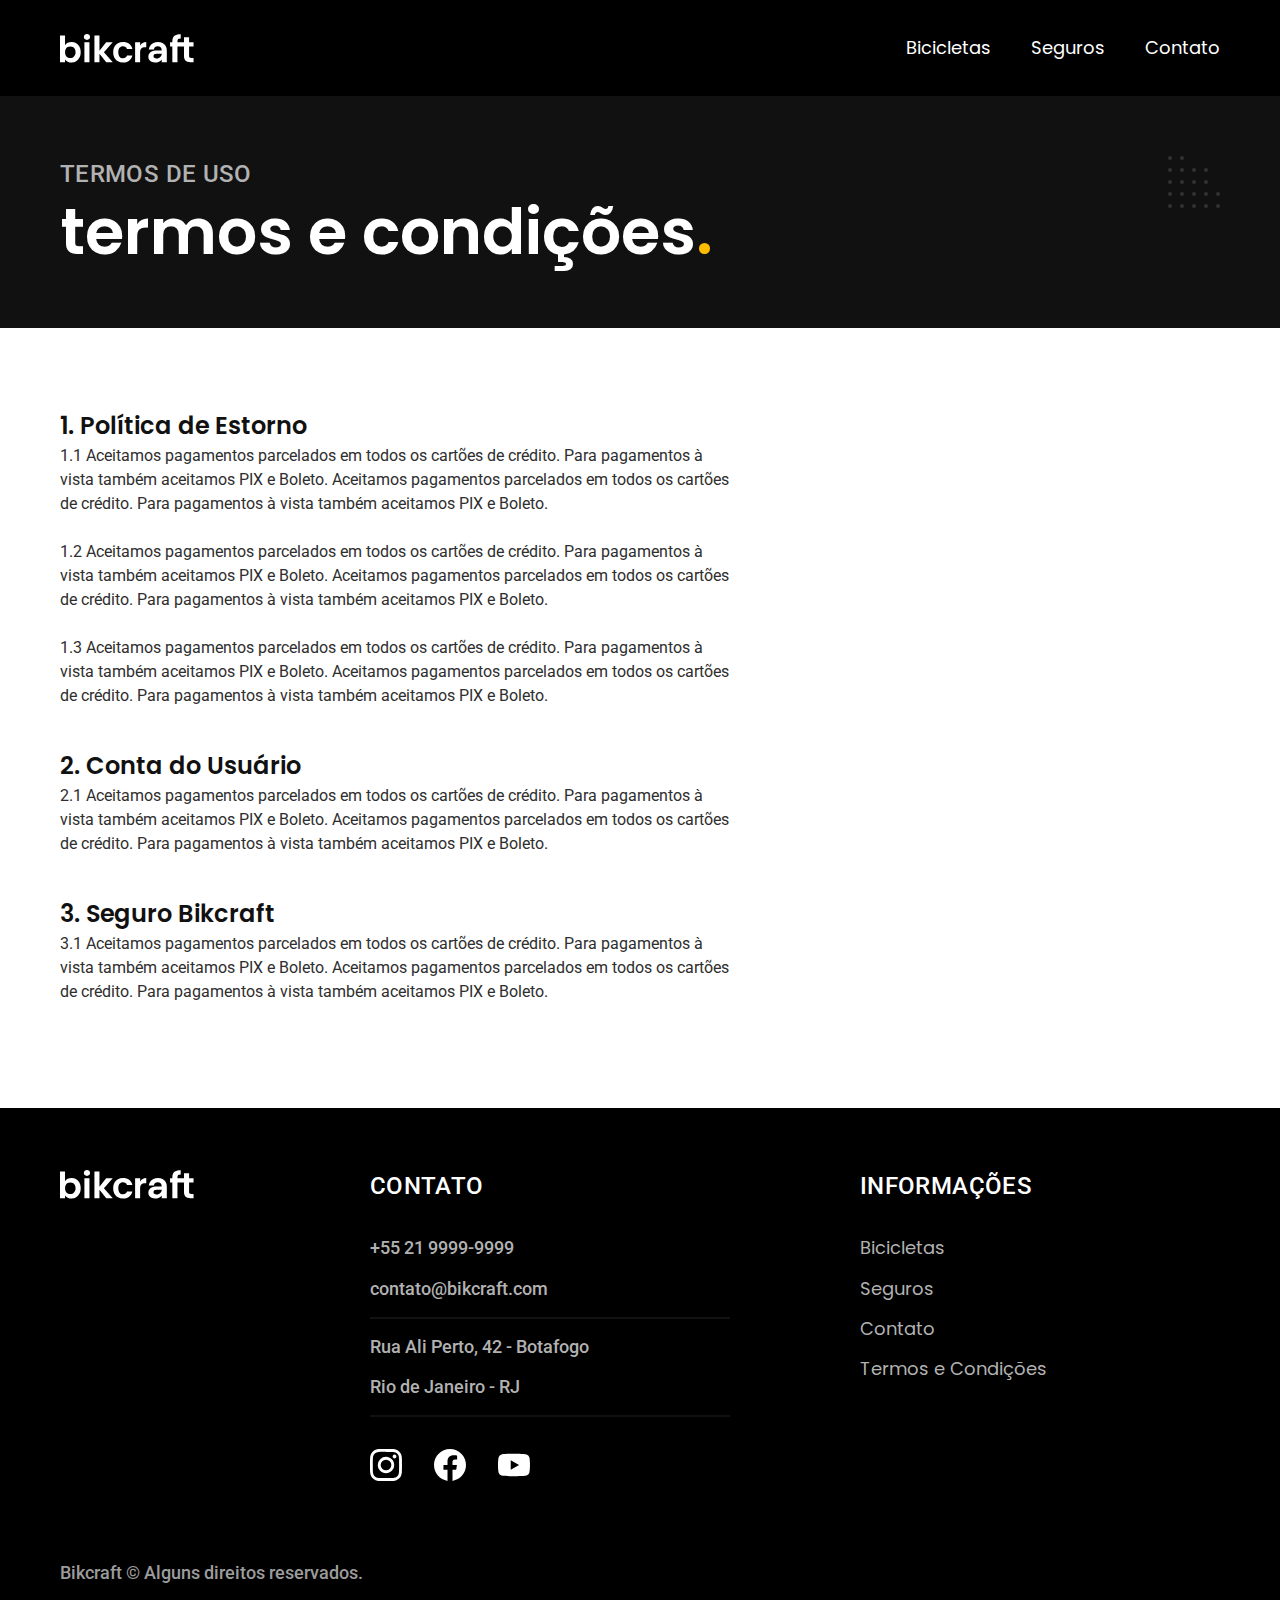
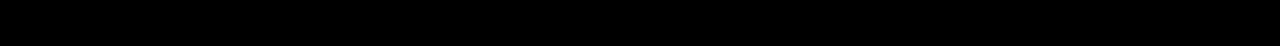
<file: termos.html>
<!DOCTYPE html>
<html lang="pt-br">

<head>
  <meta charset="UTF-8">
  <meta name="viewport" content="width=device-width, initial-scale=1.0">

  <title>Termos e Condições | Bikcraft</title>
  <meta name="description" content="Termos e condições.">


  <link rel="shortcut icon" href="./favicon.svg" type="image/svg+xml">
  <link rel="preload" href="./css/style.min.css" as="style">
  <link rel="stylesheet" href="./css/style.min.css">
  <script>document.documentElement.classList.add('js');</script>

  <link rel="preconnect" href="https://fonts.googleapis.com">
  <link rel="preconnect" href="https://fonts.gstatic.com" crossorigin>
  <link href="https://fonts.googleapis.com/css2?family=Merriweather:ital,wght@1,900&family=Poppins:wght@400;600&family=Roboto:wght@400;500&display=swap" rel="stylesheet">
</head>

<body id="termos">
  <header class="header-bg">
    <div class="header container">
      <a href="./">
        <img src="./img/bikcraft.svg" alt="Bikcraft">
      </a>

      <nav aria-label="primaria">
        <ul class="header-menu font-1-m cor-0">
          <li><a href="./bicicletas.html">Bicicletas</a></li>
          <li><a href="./seguros.html">Seguros</a></li>
          <li><a href="./contato.html">Contato</a></li>
        </ul>
      </nav>
    </div>
  </header>

  <main>
    <div class="titulo-bg">
      <div class="titulo container">
        <p class="font-2-l-b cor-5">Termos de uso</p>
        <h1 class="font-1-xxl cor-0">termos e condições<span class="cor-p1">.</span></h1>
      </div>
    </div>

    <div class="termos font-2-s cor-10 container">
      <h2 class="font-1-l cor-11">1. Política de Estorno</h2>
      <p>1.1 Aceitamos pagamentos parcelados em todos os cartões de crédito. Para pagamentos à vista também aceitamos PIX e Boleto. Aceitamos pagamentos parcelados em todos os cartões de crédito. Para pagamentos à vista também aceitamos PIX e Boleto.</p>
      <p>1.2 Aceitamos pagamentos parcelados em todos os cartões de crédito. Para pagamentos à vista também aceitamos PIX e Boleto. Aceitamos pagamentos parcelados em todos os cartões de crédito. Para pagamentos à vista também aceitamos PIX e Boleto.</p>
      <p>1.3 Aceitamos pagamentos parcelados em todos os cartões de crédito. Para pagamentos à vista também aceitamos PIX e Boleto. Aceitamos pagamentos parcelados em todos os cartões de crédito. Para pagamentos à vista também aceitamos PIX e Boleto.</p>
      <h2 class="font-1-l cor-11">2. Conta do Usuário</h2>
      <p>2.1 Aceitamos pagamentos parcelados em todos os cartões de crédito. Para pagamentos à vista também aceitamos PIX e Boleto. Aceitamos pagamentos parcelados em todos os cartões de crédito. Para pagamentos à vista também aceitamos PIX e Boleto.</p>
      <h2 class="font-1-l cor-11">3. Seguro Bikcraft</h2>
      <p>3.1 Aceitamos pagamentos parcelados em todos os cartões de crédito. Para pagamentos à vista também aceitamos PIX e Boleto. Aceitamos pagamentos parcelados em todos os cartões de crédito. Para pagamentos à vista também aceitamos PIX e Boleto.</p>
    </div>
  </main>

  <footer class="footer-bg">
    <div class="footer container">
      <img src="./img/bikcraft.svg" alt="Bikcraft">
      <div class="footer-contato">
        <h3 class="font-2-l-b cor-0">Contato</h3>
        <ul class="font-2-m cor-5">
          <li><a href="tel:+552199999999">+55 21 9999-9999</a></li>
          <li><a href="mailto:contato@bikcraft.com">contato@bikcraft.com</a></li>
          <li>Rua Ali Perto, 42 - Botafogo</li>
          <li>Rio de Janeiro - RJ</li>
        </ul>
        <div class="footer-redes">
          <a href="./">
            <img src="./img/redes/instagram.svg" alt="Instagram">
          </a>
          <a href="./">
            <img src="./img/redes/facebook.svg" alt="Facebook">
          </a>
          <a href="./">
            <img src="./img/redes/youtube.svg" alt="Youtube">
          </a>
        </div>
      </div>
      <div class="footer-informacoes">
        <h3 class="font-2-l-b cor-0">Informações</h3>
        <nav>
          <ul class="font-1-m cor-5">
            <li><a href="./bicicletas.html">Bicicletas</a></li>
            <li><a href="./seguros.html">Seguros</a></li>
            <li><a href="./contato.html">Contato</a></li>
            <li><a href="./termos.html">Termos e Condições</a></li>
          </ul>
        </nav>
      </div>
      <p class="footer-copy font-2-m cor-6">Bikcraft © Alguns direitos reservados.</p>
    </div>
  </footer>
  <script src="./js/script.js"></script>
</body>

</html>
</file>
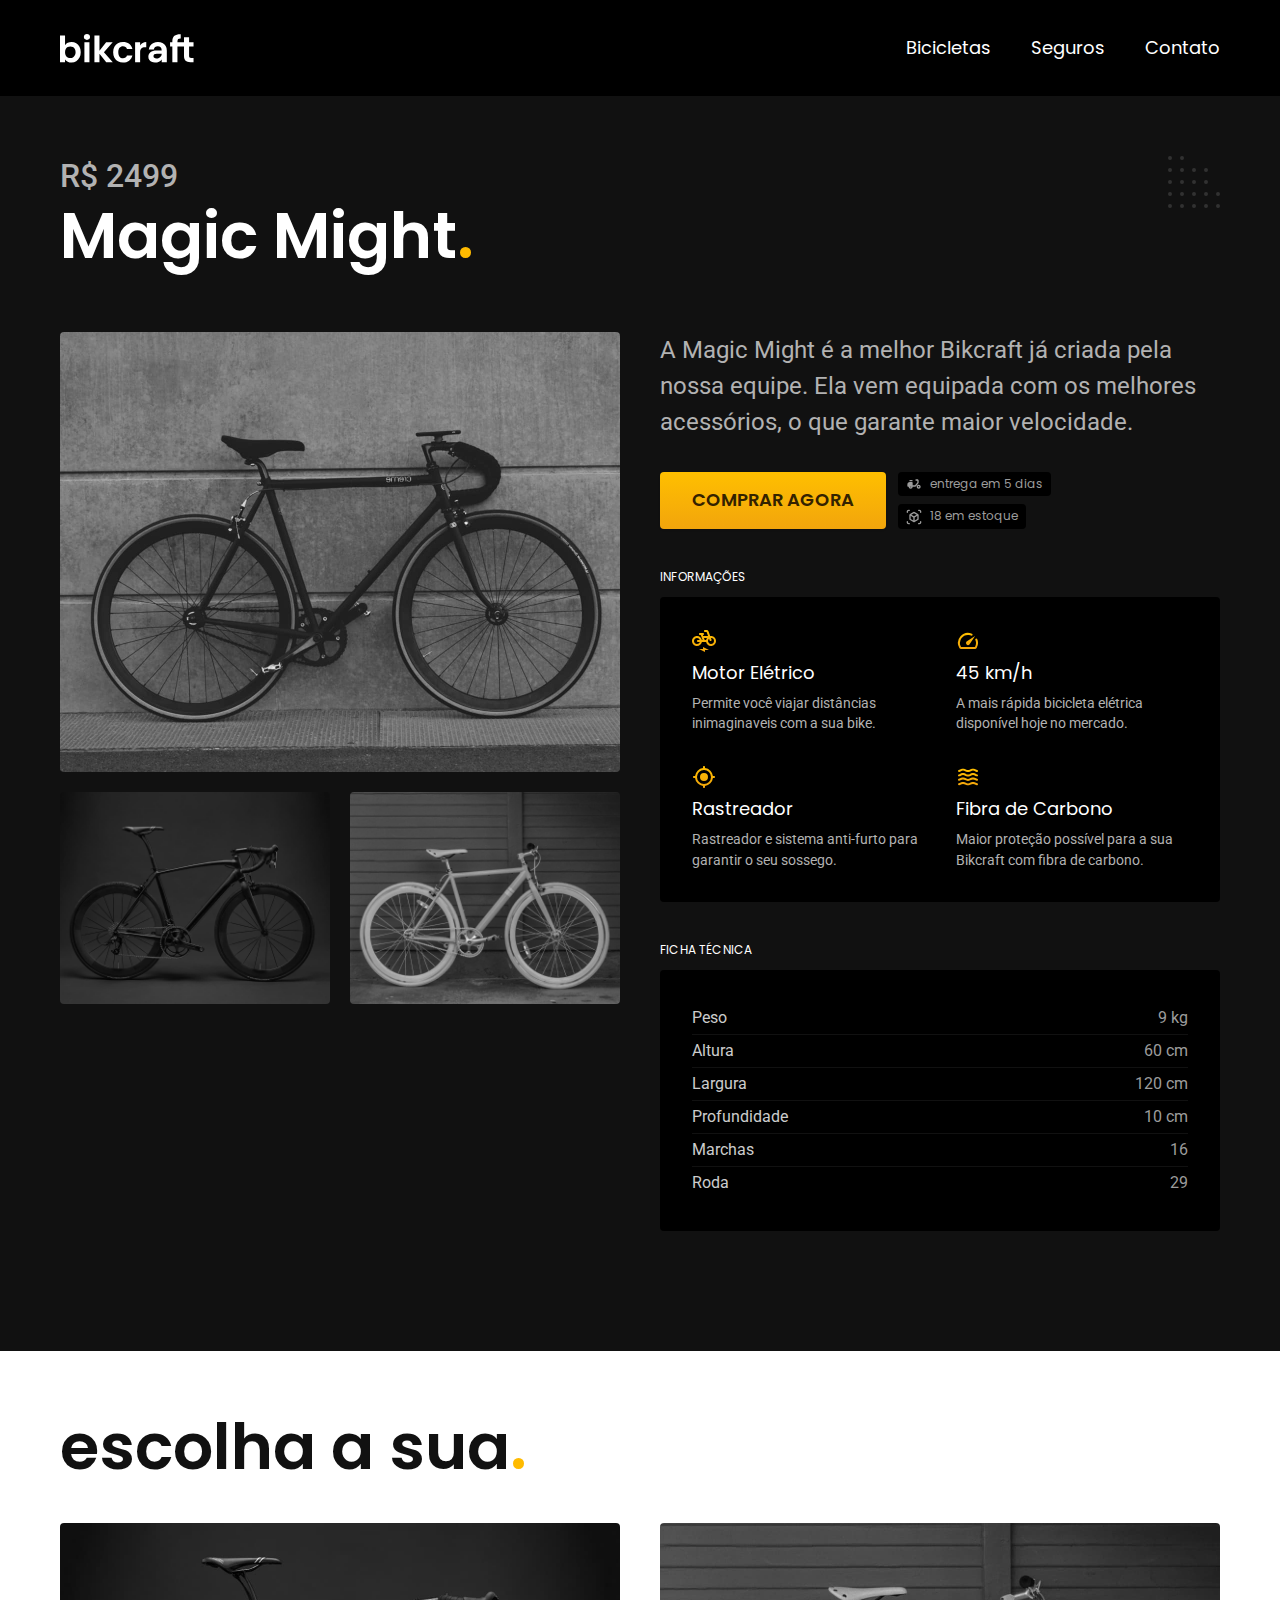
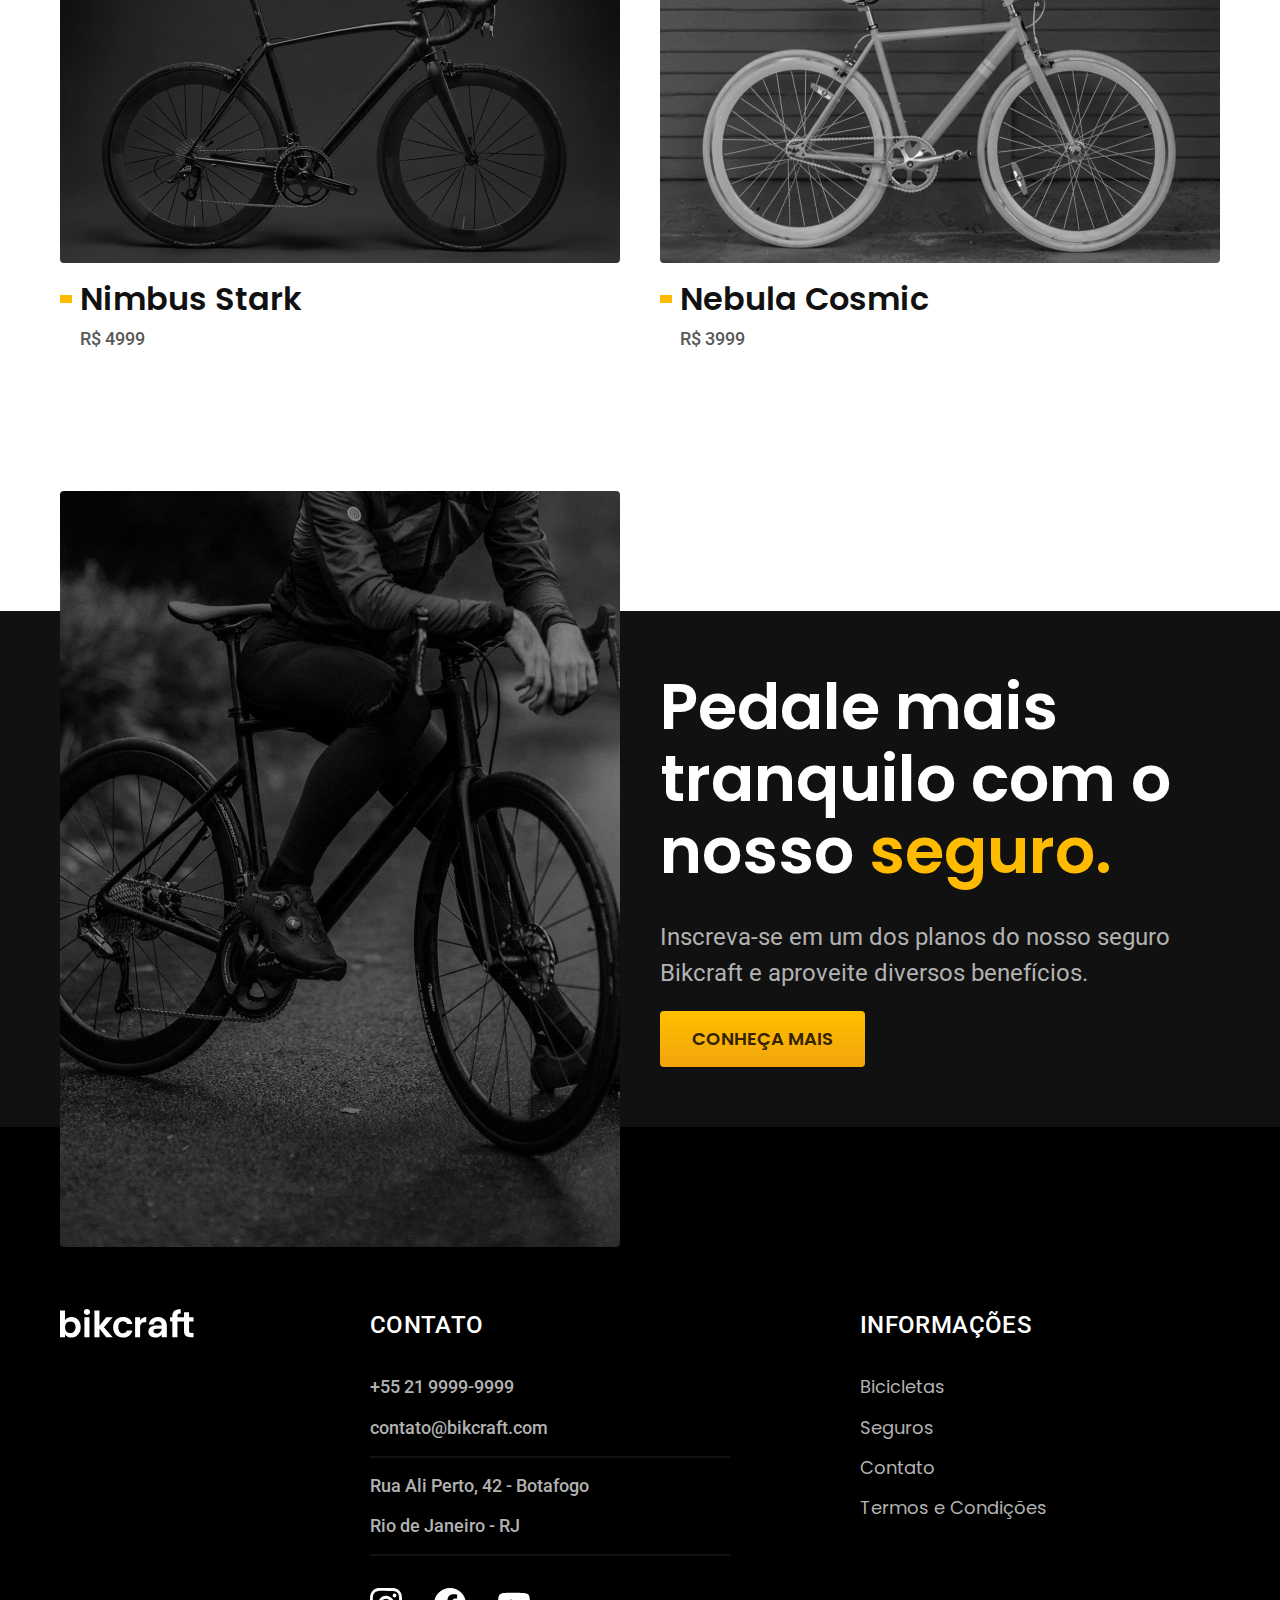
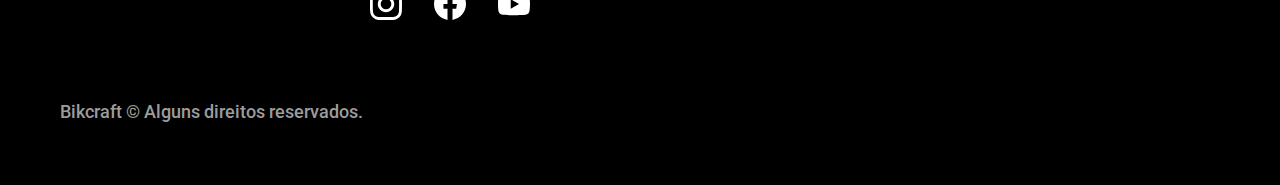
<file: bicicletas/magic.html>
<!DOCTYPE html>
<html lang="pt-br">

<head>
  <meta charset="UTF-8">
  <meta name="viewport" content="width=device-width, initial-scale=1.0">

  <title>Magic | Bikcraft</title>
  <meta name="description" content="Magic.">


  <link rel="shortcut icon" href="../favicon.svg" type="image/svg+xml">
  <link rel="preload" href="../css/style.min.css" as="style">
  <link rel="stylesheet" href="../css/style.min.css">
  <script>document.documentElement.classList.add('js');</script>

  <link rel="preconnect" href="https://fonts.googleapis.com">
  <link rel="preconnect" href="https://fonts.gstatic.com" crossorigin>
  <link href="https://fonts.googleapis.com/css2?family=Merriweather:ital,wght@1,900&family=Poppins:wght@400;600&family=Roboto:wght@400;500&display=swap" rel="stylesheet">
</head>

<body id="bicicleta">
  <header class="header-bg">
    <div class="header container">
      <a href="../">
        <img src="../img/bikcraft.svg" alt="Bikcraft">
      </a>

      <nav aria-label="primaria">
        <ul class="header-menu font-1-m cor-0">
          <li><a href="../bicicletas.html">Bicicletas</a></li>
          <li><a href="../seguros.html">Seguros</a></li>
          <li><a href="../contato.html">Contato</a></li>
        </ul>
      </nav>
    </div>
  </header>

  <main class="titulo-bg">
    <div>
      <div class="titulo container">
        <p class="font-2-xl cor-5">R$ 2499</p>
        <h1 class="font-1-xxl cor-0">Magic Might<span class="cor-p1">.</span></h1>
      </div>
    </div>
    <div class="bicicleta container">
      <div class="bicicleta-imagens">
        <img src="../img/bicicleta/nimbus2.jpg" alt="Bicicleta 2">
        <img src="../img/bicicleta/nimbus1.jpg" alt="Bicicleta 1">
        <img src="../img/bicicleta/nimbus3.jpg" alt="Bicicleta 3">
      </div>
      <div class="bicicleta-conteudo">
        <p class="font-2-l cor-5">A Magic Might é a melhor Bikcraft já criada pela nossa equipe. Ela vem equipada com os melhores acessórios, o que garante maior velocidade.</p>
        <div class="bicicleta-comprar">
          <a class="botao" href="../orcamento.html?tipo=bikcraft&produto=magic">Comprar Agora</a>
          <span class="font-1-xs cor-6"><img src="../img/icones/entrega.svg" alt=""> entrega em 5 dias</span>
          <span class="font-1-xs cor-6"><img src="../img/icones/estoque.svg" alt=""> 18 em estoque</span>
        </div>

        <h2 class="font-1-xs cor-0">Informações</h2>
        <ul class="bicicleta-informacoes">
          <li>
            <img src="../img/icones/eletrica.svg" alt="">
            <h3 class="font-1-m cor-0">Motor Elétrico</h3>
            <p class="font-2-xs cor-5">Permite você viajar distâncias inimaginaveis com a sua bike.</p>
          </li>
          <li>
            <img src="../img/icones/velocidade.svg" alt="">
            <h3 class="font-1-m cor-0">45 km/h</h3>
            <p class="font-2-xs cor-5">A mais rápida bicicleta elétrica disponível hoje no mercado.</p>
          </li>
          <li>
            <img src="../img/icones/rastreador.svg" alt="">
            <h3 class="font-1-m cor-0">Rastreador</h3>
            <p class="font-2-xs cor-5">Rastreador e sistema anti-furto para garantir o seu sossego.</p>
          </li>
          <li>
            <img src="../img/icones/carbono.svg" alt="">
            <h3 class="font-1-m cor-0">Fibra de Carbono</h3>
            <p class="font-2-xs cor-5">Maior proteção possível para a sua Bikcraft com fibra de carbono.</p>
          </li>
        </ul>
        <h2 class="font-1-xs cor-0">Ficha Técnica</h2>
        <ul class="bicicleta-ficha font-2-s cor-4">
          <li>Peso <span>9 kg</span></li>
          <li>Altura <span>60 cm</span></li>
          <li>Largura <span>120 cm</span></li>
          <li>Profundidade <span>10 cm</span></li>
          <li>Marchas <span>16</span></li>
          <li>Roda <span>29</span></li>
        </ul>
      </div>
    </div>
  </main>

  <article class="bicicletas-lista container">
    <h2 class="font-1-xxl">escolha a sua<span class="cor-p1">.</span></h2>

    <ul>
      <li>
        <a href="./nimbus.html">
          <img src="../img/bicicletas/nimbus.jpg" alt="Bicicleta preta">
          <h3 class="font-1-xl">Nimbus Stark</h3>
          <span class="font-2-m cor-8">R$ 4999</span>
        </a>
      </li>
      <li>
        <a href="./nebula.html">
          <img src="../img/bicicletas/nebula.jpg" alt="Bicicleta preta">
          <h3 class="font-1-xl">Nebula Cosmic</h3>
          <span class="font-2-m cor-8">R$ 3999</span>
        </a>
      </li>
    </ul>
  </article>

  <article class="seguro-bg">
    <div class="seguro container">
      <div class="seguro-imagem">
        <img src="../img/fotos/seguros.jpg" alt="Pessoa parada em cima de uma bicicleta.">
      </div>
      <div class="seguro-conteudo">
        <h2 class="font-1-xxl cor-0">Pedale mais tranquilo com o nosso <span class="cor-p1">seguro.</span></h2>
        <p class="font-2-l cor-5">Inscreva-se em um dos planos do nosso seguro Bikcraft e aproveite diversos benefícios.</p>
        <a class="botao" href="../seguros.html">Conheça Mais</a>
      </div>
    </div>
  </article>

  <footer class="footer-bg">
    <div class="footer container">
      <img src="../img/bikcraft.svg" alt="Bikcraft">
      <div class="footer-contato">
        <h3 class="font-2-l-b cor-0">Contato</h3>
        <ul class="font-2-m cor-5">
          <li><a href="tel:+552199999999">+55 21 9999-9999</a></li>
          <li><a href="mailto:contato@bikcraft.com">contato@bikcraft.com</a></li>
          <li>Rua Ali Perto, 42 - Botafogo</li>
          <li>Rio de Janeiro - RJ</li>
        </ul>
        <div class="footer-redes">
          <a href="../">
            <img src="../img/redes/instagram.svg" alt="Instagram">
          </a>
          <a href="../">
            <img src="../img/redes/facebook.svg" alt="Facebook">
          </a>
          <a href="../">
            <img src="../img/redes/youtube.svg" alt="Youtube">
          </a>
        </div>
      </div>
      <div class="footer-informacoes">
        <h3 class="font-2-l-b cor-0">Informações</h3>
        <nav>
          <ul class="font-1-m cor-5">
            <li><a href="../bicicletas.html">Bicicletas</a></li>
            <li><a href="../seguros.html">Seguros</a></li>
            <li><a href="../contato.html">Contato</a></li>
            <li><a href="../termos.html">Termos e Condições</a></li>
          </ul>
        </nav>
      </div>
      <p class="footer-copy font-2-m cor-6">Bikcraft © Alguns direitos reservados.</p>
    </div>
  </footer>
  <script src="../js/script.js"></script>
</body>

</html>
</file>
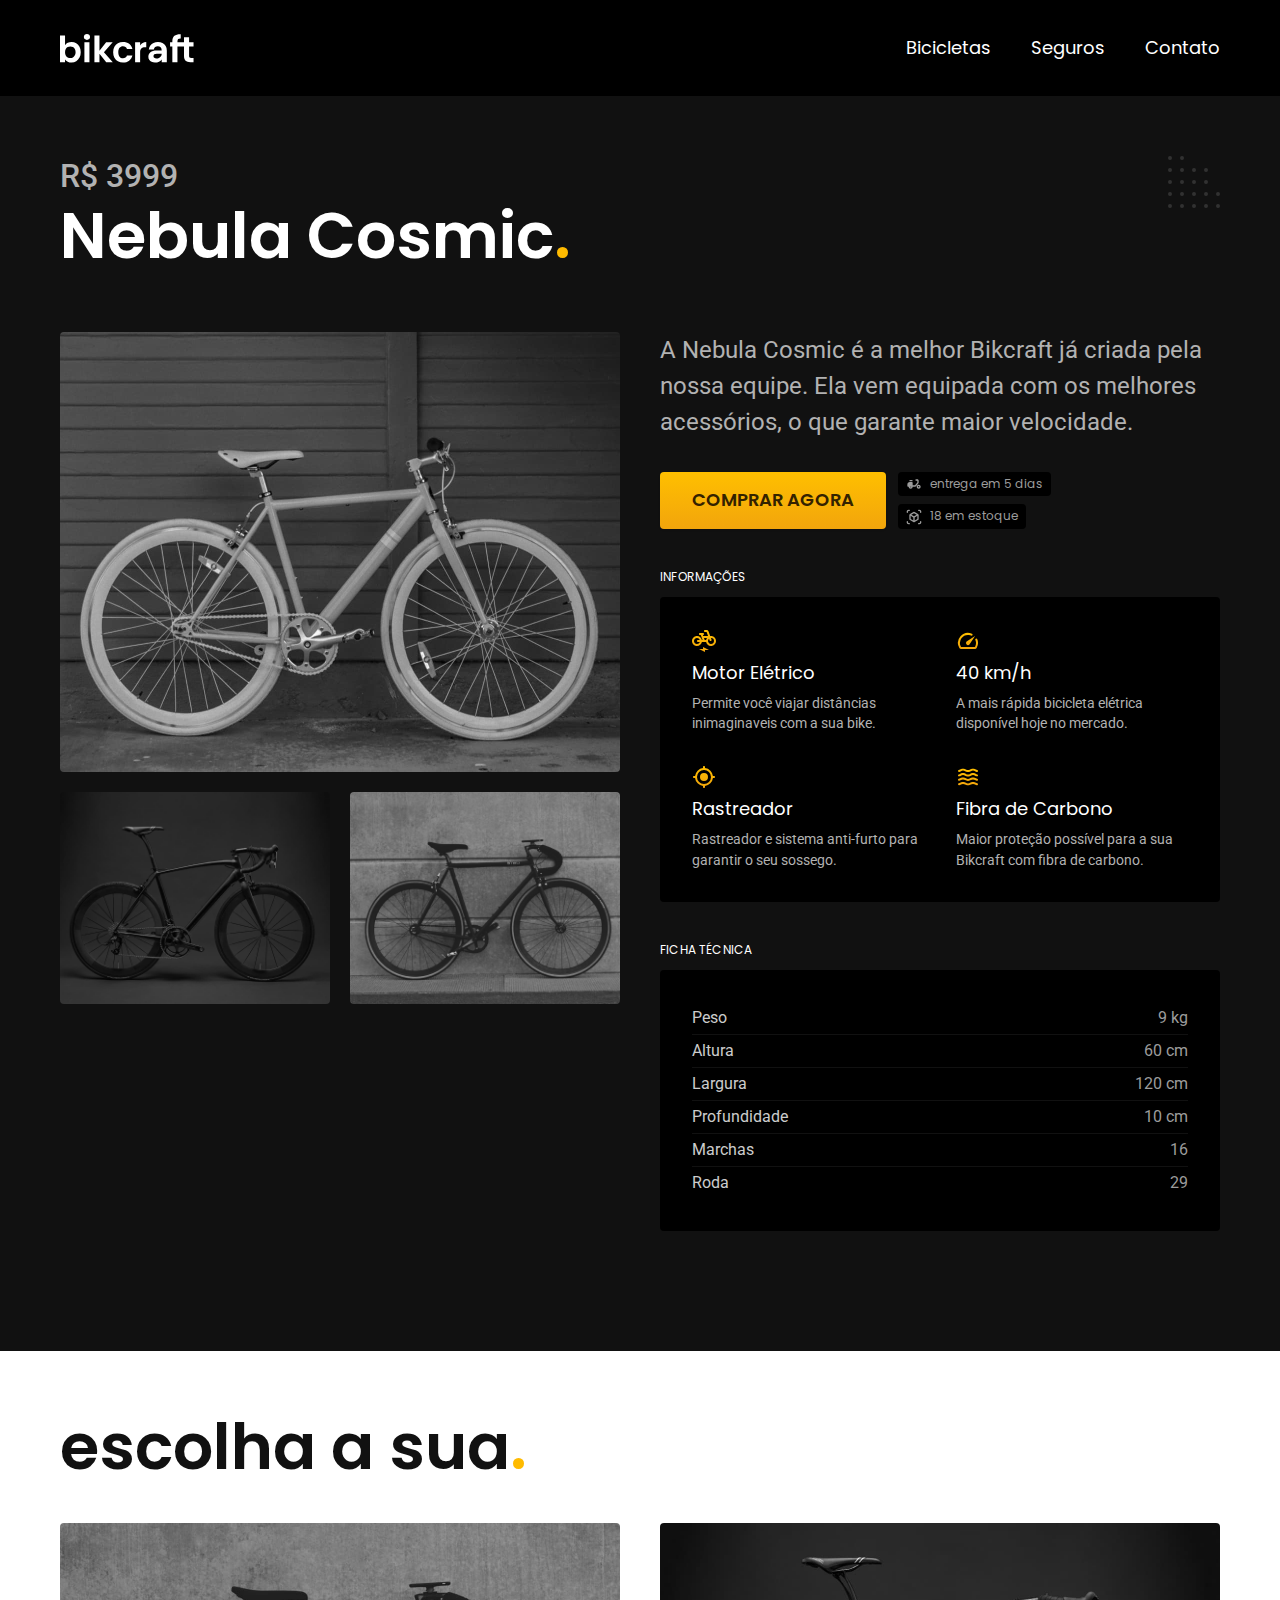
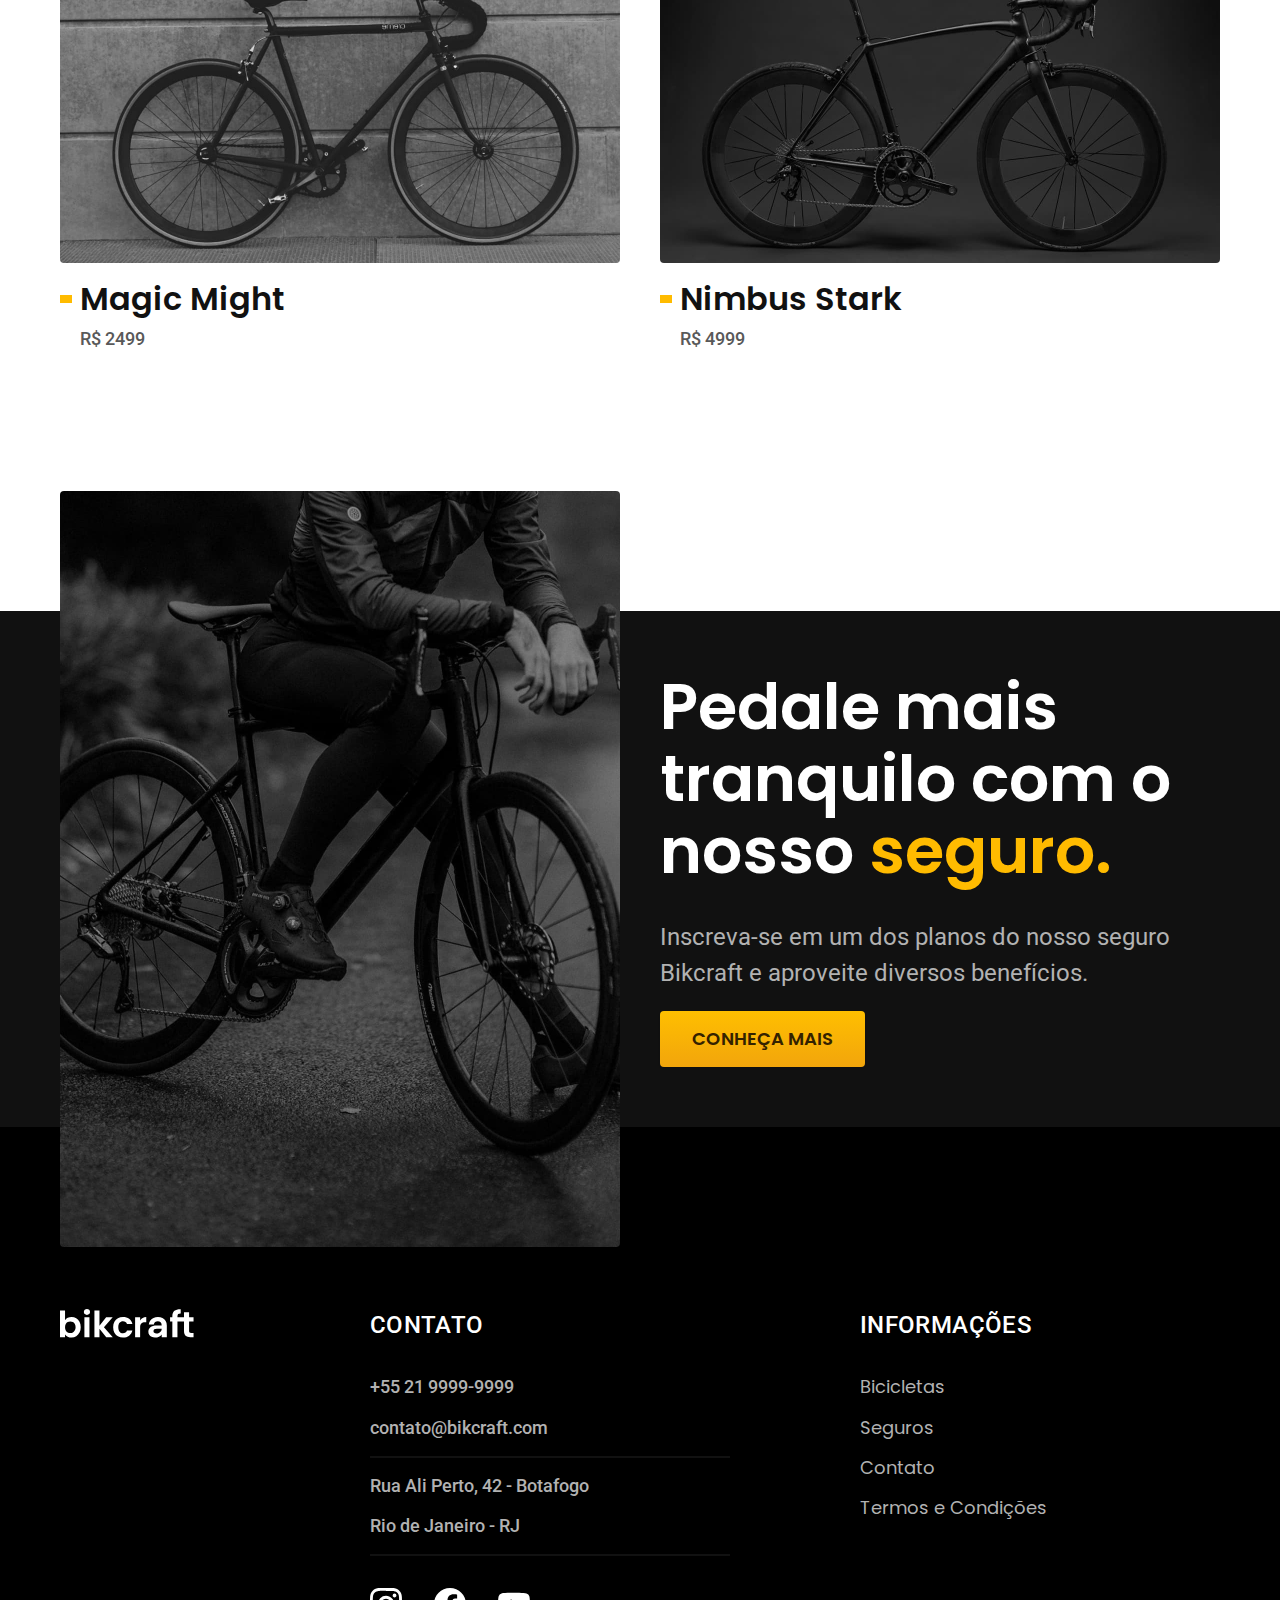
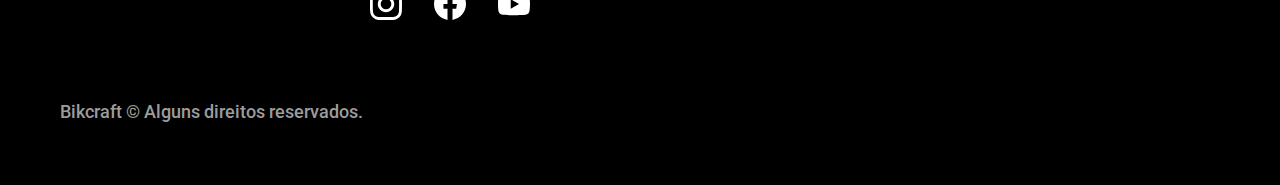
<file: bicicletas/nebula.html>
<!DOCTYPE html>
<html lang="pt-br">

<head>
  <meta charset="UTF-8">
  <meta name="viewport" content="width=device-width, initial-scale=1.0">

  <title>Nebula | Bikcraft</title>
  <meta name="description" content="Nebula.">

  <link rel="shortcut icon" href="../favicon.svg" type="image/svg+xml">
  <link rel="preload" href="../css/style.min.css" as="style">
  <link rel="stylesheet" href="../css/style.min.css">
  <script>document.documentElement.classList.add('js');</script>

  <link rel="preconnect" href="https://fonts.googleapis.com">
  <link rel="preconnect" href="https://fonts.gstatic.com" crossorigin>
  <link href="https://fonts.googleapis.com/css2?family=Merriweather:ital,wght@1,900&family=Poppins:wght@400;600&family=Roboto:wght@400;500&display=swap" rel="stylesheet">
</head>

<body id="bicicleta">
  <header class="header-bg">
    <div class="header container">
      <a href="../">
        <img src="../img/bikcraft.svg" alt="Bikcraft">
      </a>

      <nav aria-label="primaria">
        <ul class="header-menu font-1-m cor-0">
          <li><a href="../bicicletas.html">Bicicletas</a></li>
          <li><a href="../seguros.html">Seguros</a></li>
          <li><a href="../contato.html">Contato</a></li>
        </ul>
      </nav>
    </div>
  </header>

  <main class="titulo-bg">
    <div>
      <div class="titulo container">
        <p class="font-2-xl cor-5">R$ 3999</p>
        <h1 class="font-1-xxl cor-0">Nebula Cosmic<span class="cor-p1">.</span></h1>
      </div>
    </div>
    <div class="bicicleta container">
      <div class="bicicleta-imagens">
        <img src="../img/bicicleta/nimbus3.jpg" alt="Bicileta 3">
        <img src="../img/bicicleta/nimbus1.jpg" alt="Bicileta 1">
        <img src="../img/bicicleta/nimbus2.jpg" alt="Bicileta 2">
      </div>
      <div class="bicicleta-conteudo">
        <p class="font-2-l cor-5">A Nebula Cosmic é a melhor Bikcraft já criada pela nossa equipe. Ela vem equipada com os melhores acessórios, o que garante maior velocidade.</p>
        <div class="bicicleta-comprar">
          <a class="botao" href="../orcamento.html?tipo=bikcraft&produto=nebula">Comprar Agora</a>
          <span class="font-1-xs cor-6"><img src="../img/icones/entrega.svg" alt=""> entrega em 5 dias</span>
          <span class="font-1-xs cor-6"><img src="../img/icones/estoque.svg" alt=""> 18 em estoque</span>
        </div>

        <h2 class="font-1-xs cor-0">Informações</h2>
        <ul class="bicicleta-informacoes">
          <li>
            <img src="../img/icones/eletrica.svg" alt="">
            <h3 class="font-1-m cor-0">Motor Elétrico</h3>
            <p class="font-2-xs cor-5">Permite você viajar distâncias inimaginaveis com a sua bike.</p>
          </li>
          <li>
            <img src="../img/icones/velocidade.svg" alt="">
            <h3 class="font-1-m cor-0">40 km/h</h3>
            <p class="font-2-xs cor-5">A mais rápida bicicleta elétrica disponível hoje no mercado.</p>
          </li>
          <li>
            <img src="../img/icones/rastreador.svg" alt="">
            <h3 class="font-1-m cor-0">Rastreador</h3>
            <p class="font-2-xs cor-5">Rastreador e sistema anti-furto para garantir o seu sossego.</p>
          </li>
          <li>
            <img src="../img/icones/carbono.svg" alt="">
            <h3 class="font-1-m cor-0">Fibra de Carbono</h3>
            <p class="font-2-xs cor-5">Maior proteção possível para a sua Bikcraft com fibra de carbono.</p>
          </li>
        </ul>
        <h2 class="font-1-xs cor-0">Ficha Técnica</h2>
        <ul class="bicicleta-ficha font-2-s cor-4">
          <li>Peso <span>9 kg</span></li>
          <li>Altura <span>60 cm</span></li>
          <li>Largura <span>120 cm</span></li>
          <li>Profundidade <span>10 cm</span></li>
          <li>Marchas <span>16</span></li>
          <li>Roda <span>29</span></li>
        </ul>
      </div>
    </div>
  </main>

  <article class="bicicletas-lista container">
    <h2 class="font-1-xxl">escolha a sua<span class="cor-p1">.</span></h2>

    <ul>
      <li>
        <a href="./magic.html">
          <img src="../img/bicicletas/magic.jpg" alt="Bicicleta preta">
          <h3 class="font-1-xl">Magic Might</h3>
          <span class="font-2-m cor-8">R$ 2499</span>
        </a>
      </li>
      <li>
        <a href="./nimbus.html">
          <img src="../img/bicicletas/nimbus.jpg" alt="Bicicleta preta">
          <h3 class="font-1-xl">Nimbus Stark</h3>
          <span class="font-2-m cor-8">R$ 4999</span>
        </a>
      </li>
    </ul>
  </article>

  <article class="seguro-bg">
    <div class="seguro container">
      <div class="seguro-imagem">
        <img src="../img/fotos/seguros.jpg" alt="Pessoa parada em cima de uma bicicleta.">
      </div>
      <div class="seguro-conteudo">
        <h2 class="font-1-xxl cor-0">Pedale mais tranquilo com o nosso <span class="cor-p1">seguro.</span></h2>
        <p class="font-2-l cor-5">Inscreva-se em um dos planos do nosso seguro Bikcraft e aproveite diversos benefícios.</p>
        <a class="botao" href="../seguros.html">Conheça Mais</a>
      </div>
    </div>
  </article>

  <footer class="footer-bg">
    <div class="footer container">
      <img src="../img/bikcraft.svg" alt="Bikcraft">
      <div class="footer-contato">
        <h3 class="font-2-l-b cor-0">Contato</h3>
        <ul class="font-2-m cor-5">
          <li><a href="tel:+552199999999">+55 21 9999-9999</a></li>
          <li><a href="mailto:contato@bikcraft.com">contato@bikcraft.com</a></li>
          <li>Rua Ali Perto, 42 - Botafogo</li>
          <li>Rio de Janeiro - RJ</li>
        </ul>
        <div class="footer-redes">
          <a href="../">
            <img src="../img/redes/instagram.svg" alt="Instagram">
          </a>
          <a href="../">
            <img src="../img/redes/facebook.svg" alt="Facebook">
          </a>
          <a href="../">
            <img src="../img/redes/youtube.svg" alt="Youtube">
          </a>
        </div>
      </div>
      <div class="footer-informacoes">
        <h3 class="font-2-l-b cor-0">Informações</h3>
        <nav>
          <ul class="font-1-m cor-5">
            <li><a href="../bicicletas.html">Bicicletas</a></li>
            <li><a href="../seguros.html">Seguros</a></li>
            <li><a href="../contato.html">Contato</a></li>
            <li><a href="../termos.html">Termos e Condições</a></li>
          </ul>
        </nav>
      </div>
      <p class="footer-copy font-2-m cor-6">Bikcraft © Alguns direitos reservados.</p>
    </div>
  </footer>

  <script src="../js/script.js"></script>
</body>

</html>
</file>
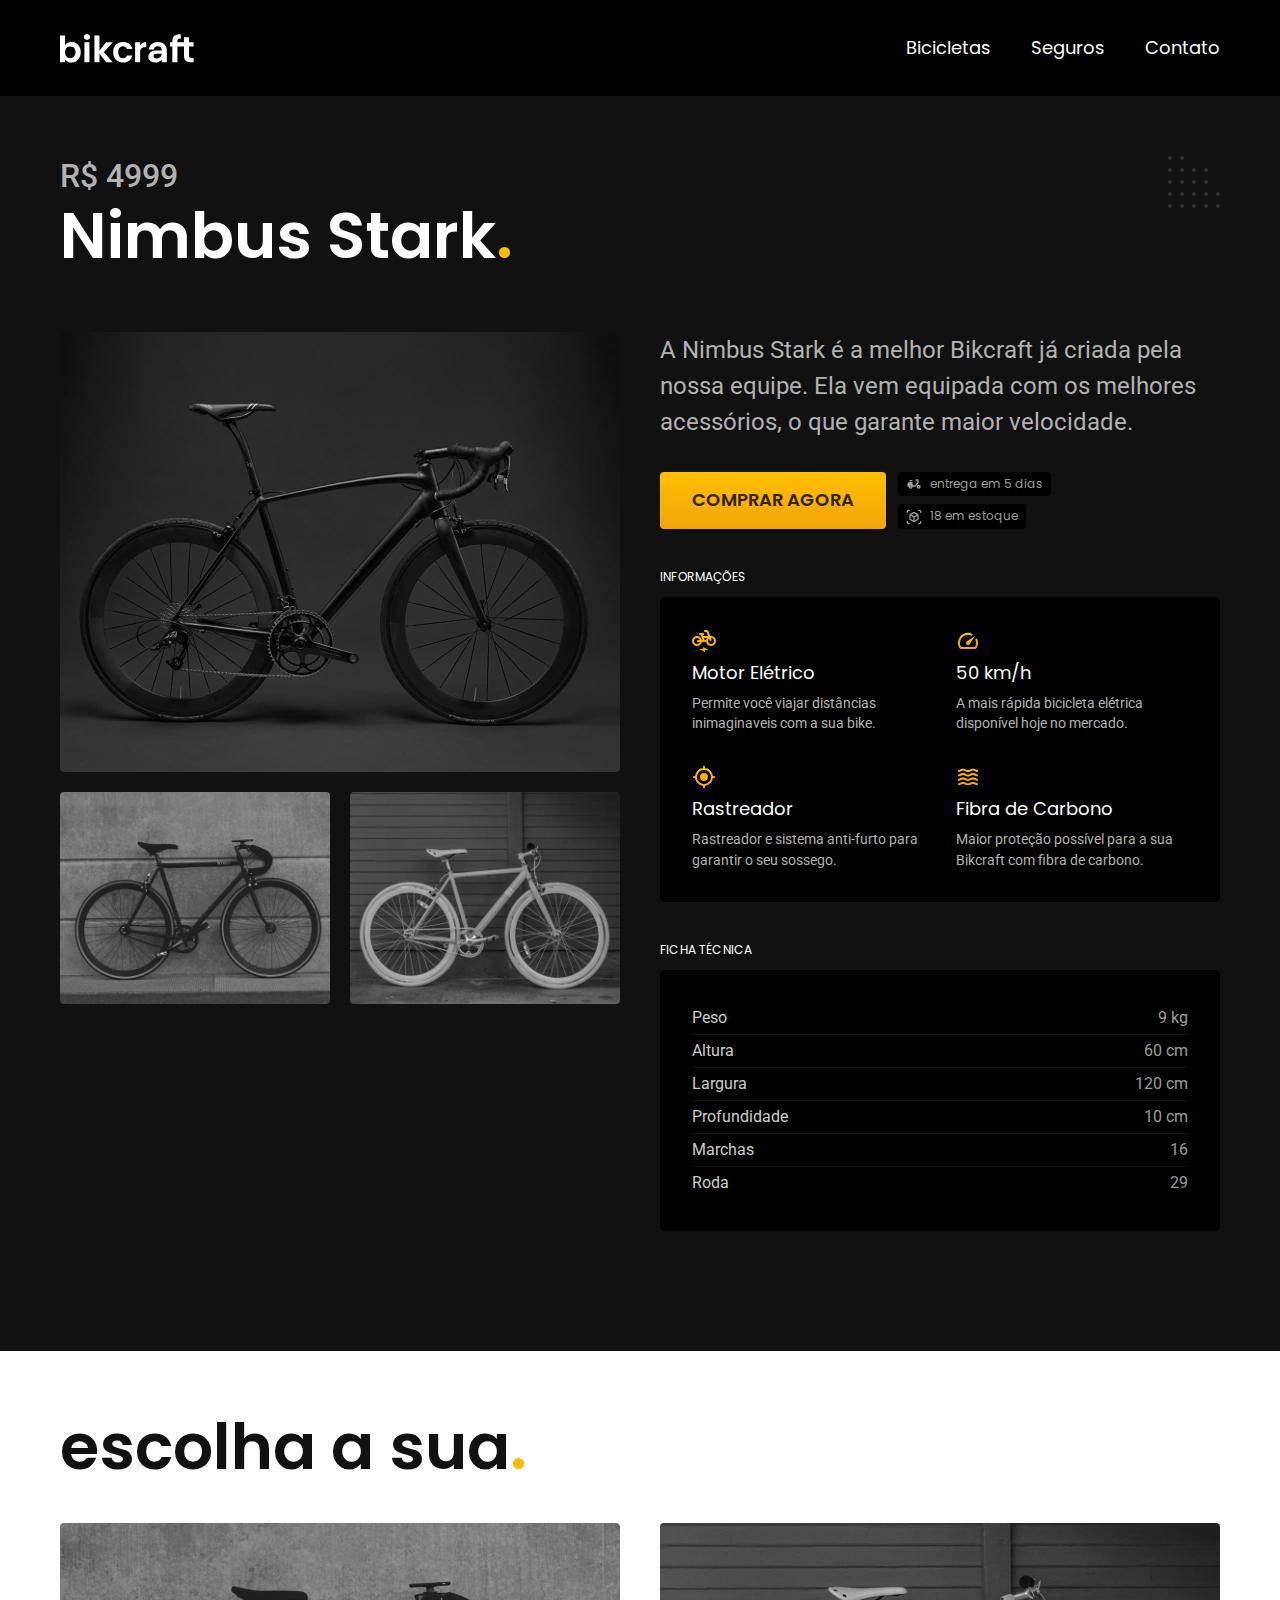
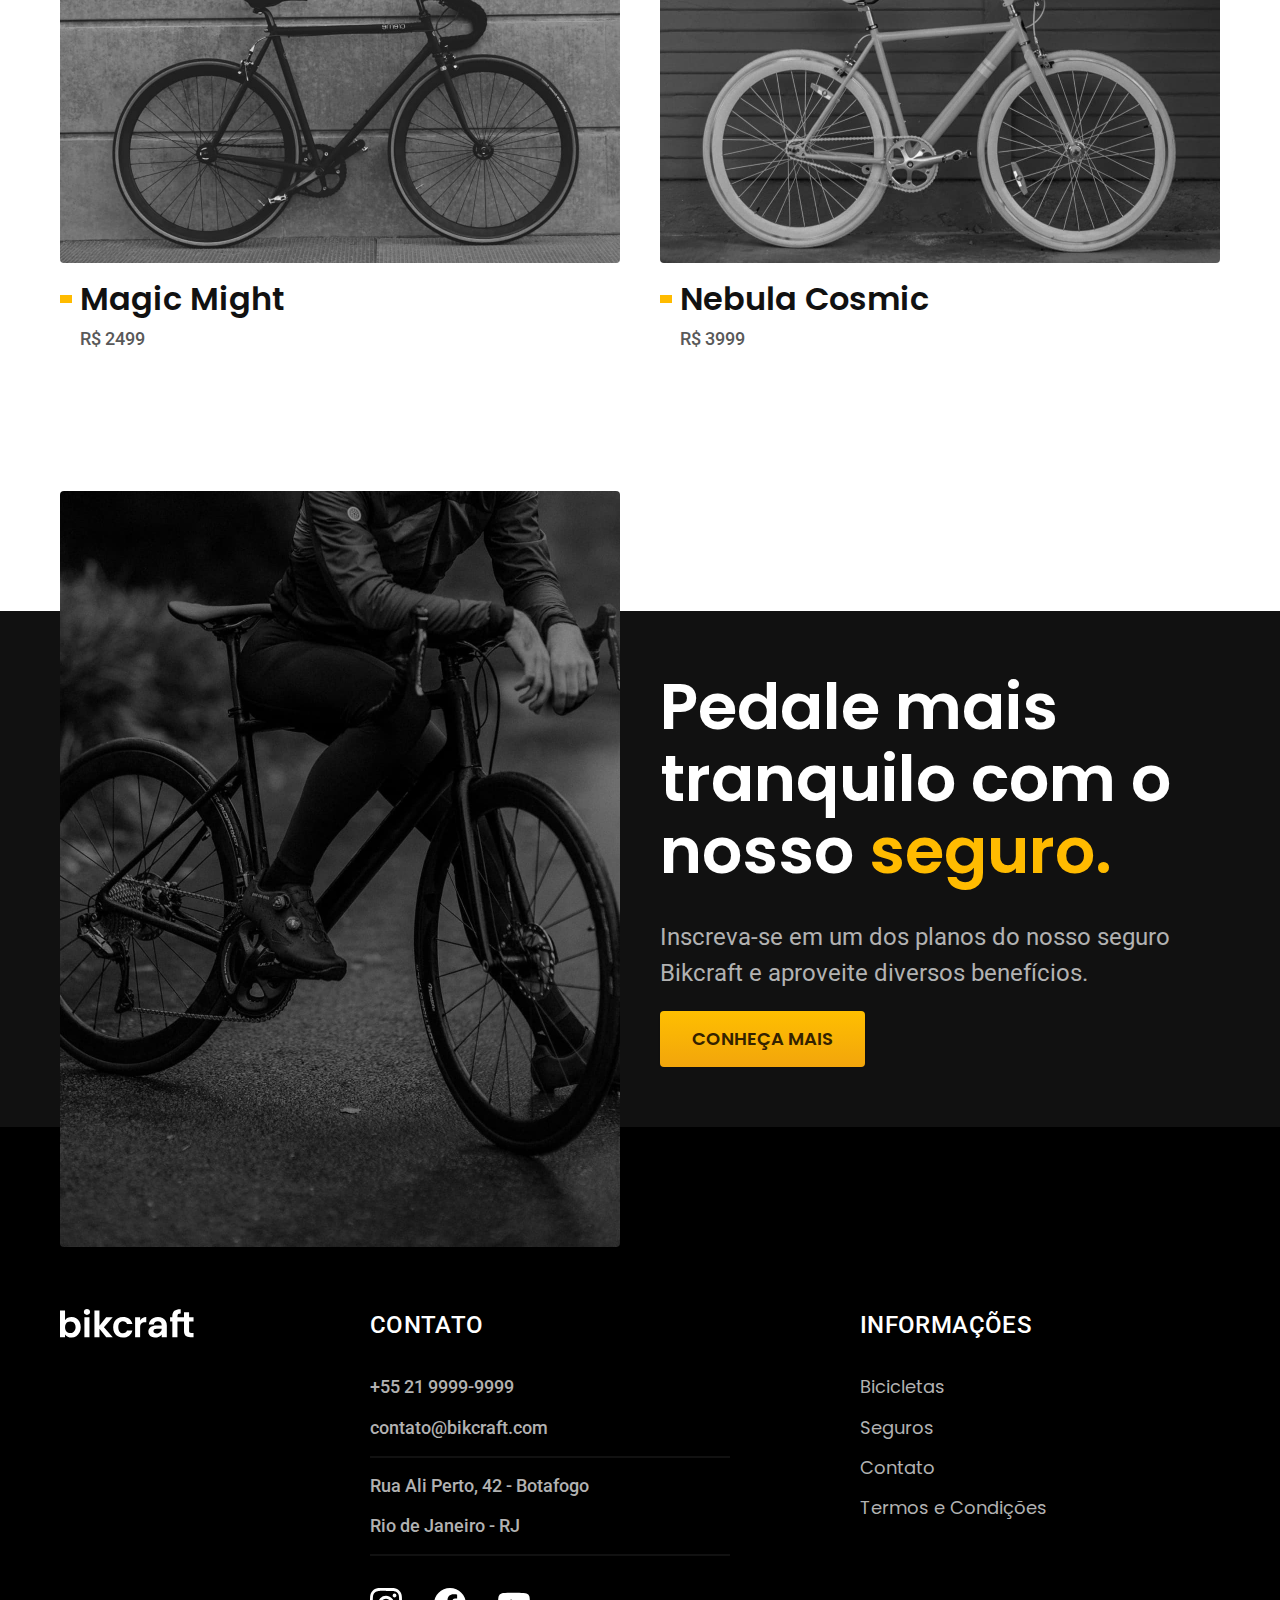
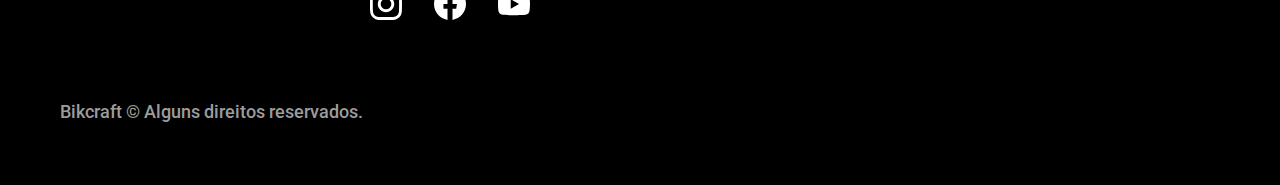
<file: bicicletas/nimbus.html>
<!DOCTYPE html>
<html lang="pt-br">

<head>
  <meta charset="UTF-8">
  <meta name="viewport" content="width=device-width, initial-scale=1.0">

  <title>Nimbus | Bikcraft</title>
  <meta name="description" content="Nimbus.">

  <link rel="shortcut icon" href="../favicon.svg" type="image/svg+xml">
  <link rel="preload" href="../css/style.min.css" as="style">
  <link rel="stylesheet" href="../css/style.min.css">
  <script>document.documentElement.classList.add('js');</script>

  <link rel="preconnect" href="https://fonts.googleapis.com">
  <link rel="preconnect" href="https://fonts.gstatic.com" crossorigin>
  <link href="https://fonts.googleapis.com/css2?family=Merriweather:ital,wght@1,900&family=Poppins:wght@400;600&family=Roboto:wght@400;500&display=swap" rel="stylesheet">
</head>

<body id="bicicleta">
  <header class="header-bg">
    <div class="header container">
      <a href="../">
        <img src="../img/bikcraft.svg" alt="Bikcraft">
      </a>

      <nav aria-label="primaria">
        <ul class="header-menu font-1-m cor-0">
          <li><a href="../bicicletas.html">Bicicletas</a></li>
          <li><a href="../seguros.html">Seguros</a></li>
          <li><a href="../contato.html">Contato</a></li>
        </ul>
      </nav>
    </div>
  </header>

  <main class="titulo-bg">
    <div>
      <div class="titulo container">
        <p class="font-2-xl cor-5">R$ 4999</p>
        <h1 class="font-1-xxl cor-0">Nimbus Stark<span class="cor-p1">.</span></h1>
      </div>
    </div>
    <div class="bicicleta container">
      <div class="bicicleta-imagens">
        <img src="../img/bicicleta/nimbus1.jpg" alt="Bicileta 1">
        <img src="../img/bicicleta/nimbus2.jpg" alt="Bicileta 2">
        <img src="../img/bicicleta/nimbus3.jpg" alt="Bicileta 3">
      </div>
      <div class="bicicleta-conteudo">
        <p class="font-2-l cor-5">A Nimbus Stark é a melhor Bikcraft já criada pela nossa equipe. Ela vem equipada com os melhores acessórios, o que garante maior velocidade.</p>
        <div class="bicicleta-comprar">
          <a class="botao" href="../orcamento.html?tipo=bikcraft&produto=nimbus">Comprar Agora</a>
          <span class="font-1-xs cor-6"><img src="../img/icones/entrega.svg" alt=""> entrega em 5 dias</span>
          <span class="font-1-xs cor-6"><img src="../img/icones/estoque.svg" alt=""> 18 em estoque</span>
        </div>

        <h2 class="font-1-xs cor-0">Informações</h2>
        <ul class="bicicleta-informacoes">
          <li>
            <img src="../img/icones/eletrica.svg" alt="">
            <h3 class="font-1-m cor-0">Motor Elétrico</h3>
            <p class="font-2-xs cor-5">Permite você viajar distâncias inimaginaveis com a sua bike.</p>
          </li>
          <li>
            <img src="../img/icones/velocidade.svg" alt="">
            <h3 class="font-1-m cor-0">50 km/h</h3>
            <p class="font-2-xs cor-5">A mais rápida bicicleta elétrica disponível hoje no mercado.</p>
          </li>
          <li>
            <img src="../img/icones/rastreador.svg" alt="">
            <h3 class="font-1-m cor-0">Rastreador</h3>
            <p class="font-2-xs cor-5">Rastreador e sistema anti-furto para garantir o seu sossego.</p>
          </li>
          <li>
            <img src="../img/icones/carbono.svg" alt="">
            <h3 class="font-1-m cor-0">Fibra de Carbono</h3>
            <p class="font-2-xs cor-5">Maior proteção possível para a sua Bikcraft com fibra de carbono.</p>
          </li>
        </ul>
        <h2 class="font-1-xs cor-0">Ficha Técnica</h2>
        <ul class="bicicleta-ficha font-2-s cor-4">
          <li>Peso <span>9 kg</span></li>
          <li>Altura <span>60 cm</span></li>
          <li>Largura <span>120 cm</span></li>
          <li>Profundidade <span>10 cm</span></li>
          <li>Marchas <span>16</span></li>
          <li>Roda <span>29</span></li>
        </ul>
      </div>
    </div>
  </main>

  <article class="bicicletas-lista container">
    <h2 class="font-1-xxl">escolha a sua<span class="cor-p1">.</span></h2>

    <ul>
      <li>
        <a href="./magic.html">
          <img src="../img/bicicletas/magic.jpg" alt="Bicicleta preta">
          <h3 class="font-1-xl">Magic Might</h3>
          <span class="font-2-m cor-8">R$ 2499</span>
        </a>
      </li>
      <li>
        <a href="./nebula.html">
          <img src="../img/bicicletas/nebula.jpg" alt="Bicicleta preta">
          <h3 class="font-1-xl">Nebula Cosmic</h3>
          <span class="font-2-m cor-8">R$ 3999</span>
        </a>
      </li>
    </ul>
  </article>

  <article class="seguro-bg">
    <div class="seguro container">
      <div class="seguro-imagem">
        <img src="../img/fotos/seguros.jpg" alt="Pessoa parada em cima de uma bicicleta.">
      </div>
      <div class="seguro-conteudo">
        <h2 class="font-1-xxl cor-0">Pedale mais tranquilo com o nosso <span class="cor-p1">seguro.</span></h2>
        <p class="font-2-l cor-5">Inscreva-se em um dos planos do nosso seguro Bikcraft e aproveite diversos benefícios.</p>
        <a class="botao" href="../seguros.html">Conheça Mais</a>
      </div>
    </div>
  </article>

  <footer class="footer-bg">
    <div class="footer container">
      <img src="../img/bikcraft.svg" alt="Bikcraft">
      <div class="footer-contato">
        <h3 class="font-2-l-b cor-0">Contato</h3>
        <ul class="font-2-m cor-5">
          <li><a href="tel:+552199999999">+55 21 9999-9999</a></li>
          <li><a href="mailto:contato@bikcraft.com">contato@bikcraft.com</a></li>
          <li>Rua Ali Perto, 42 - Botafogo</li>
          <li>Rio de Janeiro - RJ</li>
        </ul>
        <div class="footer-redes">
          <a href="../">
            <img src="../img/redes/instagram.svg" alt="Instagram">
          </a>
          <a href="../">
            <img src="../img/redes/facebook.svg" alt="Facebook">
          </a>
          <a href="../">
            <img src="../img/redes/youtube.svg" alt="Youtube">
          </a>
        </div>
      </div>
      <div class="footer-informacoes">
        <h3 class="font-2-l-b cor-0">Informações</h3>
        <nav>
          <ul class="font-1-m cor-5">
            <li><a href="../bicicletas.html">Bicicletas</a></li>
            <li><a href="../seguros.html">Seguros</a></li>
            <li><a href="../contato.html">Contato</a></li>
            <li><a href="../termos.html">Termos e Condições</a></li>
          </ul>
        </nav>
      </div>
      <p class="footer-copy font-2-m cor-6">Bikcraft © Alguns direitos reservados.</p>
    </div>
  </footer>
  <script src="../js/script.js"></script>
</body>

</html>
</file>
<file: css/style.min.css>
*{box-sizing:border-box;margin:0;padding:0;text-decoration:none;list-style:none}body{color:#111}img{max-width:100%;display:block}img[src$=".jpg"]{border-radius:4px}a{color:inherit}.font-1-xs{font:400 0.75rem/1.35 Poppins,sans-serif}.font-2-xs{font:400 0.875rem/1.43 Roboto,sans-serif}.font-1-s{font:400 1rem/1.5 Poppins,sans-serif}.font-2-s{font:400 1rem/1.5 Roboto,sans-serif}.font-1-m,.font-1-m-b{font:400 1.125rem/1.35 Poppins,sans-serif}.font-1-m-b{font-weight:600}.font-2-m{font:500 1.125rem/1.35 Roboto,sans-serif}.font-1-l{font:400 1.5rem/1.5 Poppins,sans-serif}.font-2-l,.font-2-l-b{font:400 1.5rem/1.5 Roboto,sans-serif}.font-2-l-b{font-weight:500;letter-spacing:.015em;text-transform:uppercase}.font-1-xl{font:600 2rem/1.25 Poppins,sans-serif}.font-2-xl{font:500 2rem/1.25 Roboto,sans-serif}.font-1-xxl{font:600 4rem/1.125 Poppins,sans-serif}@media (max-width:1200px){.font-1-xxl{font-size:3rem}.font-2-l,.font-2-l-b{font-size:1.125rem}}@media (max-width:800px){.font-1-xxl{font-size:2rem}.font-1-xl,.font-2-xl{font-size:1.5rem}}:root{--cor-0:#ffffff;--cor-1:#f7f7f7;--cor-2:#ededed;--cor-3:#dedede;--cor-4:#cccccc;--cor-5:#b2b2b2;--cor-6:#9c9c9c;--cor-7:#717171;--cor-8:#595959;--cor-9:#404040;--cor-10:#2e2e2e;--cor-11:#111111;--cor-12:#000000;--cor-p1:#ffbb00;--cor-p2:#e4a30b;--cor-p3:#a66f00;--cor-p4:#664400;--cor-p5:#332200}.cor-0{color:var(--cor-0)}.cor-1{color:var(--cor-1)}.cor-2{color:var(--cor-2)}.cor-3{color:var(--cor-3)}.cor-4{color:var(--cor-4)}.cor-5{color:var(--cor-5)}.cor-6{color:var(--cor-6)}.cor-7{color:var(--cor-7)}.cor-8{color:var(--cor-8)}.cor-9{color:var(--cor-9)}.cor-10{color:var(--cor-10)}.cor-11{color:var(--cor-11)}.cor-12{color:var(--cor-12)}.cor-p1{color:var(--cor-p1)}.cor-p2{color:var(--cor-p2)}.cor-p3{color:var(--cor-p3)}.cor-p4{color:var(--cor-p4)}.cor-p5{color:var(--cor-p5)}.js .fadeInDown{transform:translate3d(0,-20px,0)}.js .fadeInUp{transform:translate3d(0,20px,0)}.js .fadeInRight{transform:translate3d(20px,0,0)}.js .fadeInLeft{transform:translate3d(-20px,0,0)}.js [data-anime]{opacity:0}.js .anime{opacity:1;transform:none;transition:transform .8s,opacity .8s}.header-bg{background-color:var(--cor-12)}.header{display:flex;flex-wrap:wrap;gap:20px;justify-content:space-between;align-items:center;padding-top:20px;padding-bottom:20px}.header-menu{display:flex;flex-wrap:wrap;gap:40px}.header-menu a{display:inline-block;padding:16px 0;position:relative}.header-menu a:after{content:'';display:block;height:2px;width:0;background-color:var(--cor-0);margin-top:4px;transition:.3s;position:absolute}.header-menu a.ativo::after,.header-menu a:hover:after{width:100%}@media (max-width:800px){.header-menu{gap:20px}.header-menu a{background-color:var(--cor-11);padding:12px 16px;border-radius:4px}.header-menu a:hover{background-color:var(--cor-10)}.header-menu a:after{display:none}}@media (max-width:600px){.header-menu{gap:12px}.header-menu a{padding:8px 12px;font-size:14px}}.footer-bg{background-color:var(--cor-12)}.footer{display:grid;grid-template-columns:3fr 5fr 4fr;gap:40px;padding-top:60px;padding-bottom:60px}.footer h3{margin-bottom:32px}.footer-contato ul{margin-bottom:32px}.footer-contato li:nth-child(even):after{content:"";display:block;max-width:360px;height:2px;background:var(--cor-11);margin-top:16px}.footer li{margin-bottom:16px}.footer-redes{display:flex;gap:32px}.footer a:hover{color:var(--cor-0)}.footer-copy{grid-column:1/-1;margin-top:40px}@media (max-width:800px){.footer>img{display:none}.footer{grid-template-columns:1fr 1fr}}@media (max-width:600px){.footer{grid-template-columns:1fr;gap:60px}.footer-copy{margin-top:0}}.container{box-sizing:border-box;max-width:1200px;padding-left:20px;padding-right:20px;margin-left:auto;margin-right:auto}.botao{display:inline-block;padding:16px 32px;background:linear-gradient(#ffbf00,#f2a50c);border-radius:4px;box-shadow:0 1px 2px rgba(0,0,0,.1);text-transform:uppercase;color:var(--cor-p5);font:600 1.125rem/1.35 Poppins,sans-serif;max-width:max-content;border:none;cursor:pointer}.botao:hover{background:linear-gradient(#ffb60d,#e59317)}.botao.secundario{background:var(--cor-10);color:var(--cor-2)}.botao.secundario:hover{background:var(--cor-9)}.botao.seta{display:flex;align-items:center}.botao.seta::after{content:"";display:inline-block;width:18px;height:10px;margin-left:12px;background:url("../img/icones/seta.svg");transition:transform .2s}.botao.seta:hover::after{transform:translateX(4px)}@media (max-width:600px){.botao{padding:12px 16px;font-size:1rem}}.link{display:inline-block;color:var(--cor-p1);font:500 1.5rem/1.5 Poppins,sans-serif;text-transform:uppercase}.link::after{content:"";display:block;width:100%;height:4px;background-color:currentColor}.link:hover{color:var(--cor-0)}.titulo-bg{padding-top:60px;padding-bottom:60px;background-color:var(--cor-11)}.titulo p{margin-bottom:4px}.titulo{background:url("../img/dec/top-right.svg") no-repeat top right 20px}@media (max-width:800px){.titulo-bg{padding-top:40px;padding-bottom:40px}.titulo p{font-size:1rem;text-transform:lowercase;font-weight:400}}.form{display:grid;grid-template-columns:1fr 1fr;gap:20px}.form label{display:block;font:400 1rem/1.5 Poppins,sans-serif;margin-bottom:4px}.form .col-2{grid-column:span 2}.form input[type=email],.form input[type=text],.form textarea{font:400 1rem/1.5 Roboto,sans-serif;background:var(--cor-1);border:1px solid var(--cor-2);padding:12px;border-radius:4px;width:100%;box-sizing:border-box}.form input[type=email]:focus,.form input[type=text]:focus,.form textarea:focus{outline:0;border-color:var(--cor-p1);background:var(--cor-0);box-shadow:0 0 0 2px #fea}@media (max-width:600px){.form{grid-template-columns:1fr}.form .col-2{grid-column:1}}.introducao-bg{background:var(--cor-12) url("../img/dec/bottom-left.svg") no-repeat bottom 160px left 20px;color:var(--cor-0);box-shadow:inset 0 -120px #fff}.introducao{display:grid;grid-template-columns:1fr 1fr;gap:0 40px;max-width:1200px}.introducao-conteudo{align-self:end;padding-bottom:200px}.introducao img{width:100%;height:100%;object-fit:cover;border-radius:4px}.introducao h1{margin-bottom:32px}.introducao p{margin-bottom:20px}@media (max-width:800px){.introducao-bg{background:var(--cor-11);padding-top:40px;box-shadow:inset 0 -60px var(--cor-0)}.introducao{grid-template-columns:1fr;gap:32px}.introducao-conteudo{padding-bottom:0}.introducao h1{margin-bottom:16px}.introducao img{height:300px;width:100%}}.tecnologia-bg{background-color:var(--cor-11);box-shadow:inset 0 80px var(--cor-0),inset 0 -80px var(--cor-0)}.tecnologia{display:grid;grid-template-columns:1fr 1fr;gap:40px}.tecnologia-imagem img{width:100%;height:100%;object-fit:cover;object-position:left}.tecnologia-conteudo{padding-top:160px;padding-bottom:160px}.tecnologia-conteudo>span{display:block;margin-bottom:20px}.tecnologia-conteudo h2{margin-bottom:32px}.tecnologia-conteudo>p{margin-bottom:20px}.tecnologia-conteudo a{margin-bottom:80px}.tecnologia-vantagens{display:flex;gap:40px}.tecnologia-vantagens h3{margin-bottom:8px;width:max-content}.tecnologia-vantagens img{width:24px;margin-bottom:8px}@media (max-width:800px){.tecnologia-bg{box-shadow:initial}.tecnologia{grid-template-columns:1fr}.tecnologia-conteudo{padding-top:60px;padding-bottom:60px}.tecnologia-imagem{display:none}.tecnologia a{margin-bottom:60px}}@media (max-width:600px){.tecnologia-vantagens{flex-direction:column}}.parceiros{padding-top:60px;padding-bottom:120px}.parceiros h2{margin-bottom:60px}.parceiros ul{padding:0 20px;max-width:1400px;display:grid;grid-template-columns:repeat(4,1fr);margin:0 auto}.parceiros ul li{display:flex;padding:32px;border-left:2px solid var(--cor-2)}.parceiros img{margin:auto}.parceiros li:first-child,.parceiros li:nth-child(5){border-left:none}.parceiros li:nth-child(n+5){border-top:2px solid var(--cor-2)}@media (max-width:800px){.parceiros{padding-bottom:60px}.parceiros li{padding:20px}.parceiros h2{margin-bottom:20px}.parceiros ul{grid-template-columns:repeat(2,1fr)}.parceiros li:nth-child(n+3){border-top:2px solid var(--cor-2)}.parceiros li:nth-child(odd){border-left:none}}.depoimento{display:grid;grid-template-columns:1fr 1fr;background-color:var(--cor-p1);overflow:hidden}.depoimento img{width:100%;height:100%;object-fit:cover;border-radius:0}.depoimento-conteudo{padding:40px 40px 80px 80px;align-self:end;background:url("../img/dec/bottom-right-p.svg") no-repeat bottom 40px right 40px}.depoimento-conteudo p{max-width:32ch;font-family:Merriweather,serif;font-style:italic;font-weight:900;margin-bottom:32px;position:relative}.depoimento p::after,.depoimento p::before{font-size:5rem;color:var(--cor-p2);position:absolute}.depoimento p::before{content:"“";position:absolute;left:-50px;top:-20px}.depoimento p::after{content:"”"}@media (min-width:1200px){.depoimento img{max-height:520px}}@media (max-width:800px){.depoimento{grid-template-columns:1fr;text-align:center}.depoimento img{max-height:200px}.depoimento-conteudo{padding:40px 20px;justify-self:center}}.bicicletas-lista{padding-top:60px;padding-bottom:120px}.bicicletas-lista h2{margin-bottom:40px}.bicicletas-lista ul{display:flex;gap:40px;padding:0 20px 20px 20px;max-width:1400px;margin-left:auto;margin-right:auto;overflow-x:auto}#bicicleta .bicicletas-lista ul{padding:0 0 20px 0}.bicicletas-lista li{flex:1;min-width:280px}.bicicletas-lista a{display:block}.bicicletas-lista img{margin-bottom:16px}.bicicletas-lista h3{margin-bottom:8px;display:flex;align-items:center}.bicicletas-lista h3::before{content:"";display:inline-block;height:8px;width:12px;margin-right:8px;background-color:var(--cor-p1);transition:width .2s}.bicicletas-lista a:hover h3::before{width:24px}.bicicletas-lista li span{padding-left:20px}@media (max-width:800px){.bicicletas-lista{padding-bottom:60px}.bicicletas-lista ul{gap:20px}}.bicicletas-bg{background:linear-gradient(to right,var(--cor-0) 30%,var(--cor-11) 0)}.bicicletas{display:grid;grid-template-columns:1fr 1fr;gap:40px;padding-top:60px;padding-bottom:60px;background:url("../img/dec/top-right.svg") no-repeat top 40px right 20px}.bicicletas-imagem{display:grid}.bicicletas-imagem img{grid-area:1/1}.bicicletas-imagem span{grid-area:1/1;place-self:start end;margin-top:20px;background:var(--cor-12);display:inline-block;padding:8px 16px 8px 8px;border-radius:4px 0 0 4px}.bicicletas-conteudo{display:grid;grid-template-columns:1fr auto;align-content:start}.bicicletas h2,.bicicletas p{grid-column:1/-1}.bicicletas h2{margin-bottom:20px}.bicicletas h2::before{content:"";display:block;width:12px;height:8px;background-color:var(--cor-p1);margin-bottom:8px}.bicicletas p{margin-bottom:32px}.bicicletas a{place-self:end}.bicicletas li{display:flex;align-items:center}.bicicletas ul{display:grid;gap:16px}.bicicletas-conteudo img{width:24px;margin-right:8px}@media (max-width:800px){.bicicletas-bg{background:var(--cor-11)}.bicicletas{grid-template-columns:1fr;gap:20px;padding-top:40px;padding-bottom:40px}}@media (max-width:600px){.bicicletas-conteudo{grid-template-columns:1fr}.bicicletas ul{font-size:1rem;grid-template-columns:1fr 1fr;margin-bottom:32px}.bicicletas a{place-self:start}}.bicicleta{display:grid;grid-template-columns:1fr 1fr;align-items:start;gap:40px;padding-top:60px;padding-bottom:60px}#bicicleta .titulo p{text-transform:uppercase}.bicicleta-imagens{display:flex;flex-wrap:wrap;gap:20px}.bicicleta-imagens img{flex:1;min-width:200px}.bicicleta-imagens img:first-child{min-width:100%}.bicicleta-conteudo>p{margin-bottom:32px}.bicicleta-comprar{display:grid;grid-template-columns:max-content auto;align-items:center;justify-items:start;gap:8px 12px;margin-bottom:40px}.bicicleta-comprar a{grid-row:span 2}.bicicleta-comprar span{display:flex;align-items:center;background-color:var(--cor-12);gap:8px;padding:4px 8px;border-radius:4px}.bicicleta-conteudo h2{text-transform:uppercase;letter-spacing:.015em;margin-bottom:12px}.bicicleta-ficha,.bicicleta-informacoes{padding:32px;background-color:var(--cor-12);border-radius:4px}.bicicleta-informacoes{margin-bottom:40px;display:grid;grid-template-columns:1fr 1fr;gap:32px}.bicicleta-informacoes img{width:24px;margin-bottom:8px}.bicicleta-informacoes h3{margin-bottom:8px}.bicicleta-ficha li{padding:4px 0;display:flex;justify-content:space-between;border-bottom:1px solid var(--cor-11)}.bicicleta-ficha li:last-child{border-bottom:none}.bicicleta-ficha span{color:var(--cor-6)}@media (max-width:800px){.bicicleta{grid-template-columns:1fr;padding-top:40px;padding-bottom:40px}.bicicleta-imagens{grid-row:2}}@media (max-width:400px){.bicicleta-informacoes{grid-template-columns:1fr}.bicicleta-comprar{grid-template-columns:1fr}}.seguro-bg{background-color:var(--cor-11);box-shadow:inset 0 120px var(--cor-0),inset 0 -120px var(--cor-12)}.seguro{display:grid;grid-template-columns:1fr 1fr;gap:40px}.seguro-imagem img{width:100%;height:100%;object-fit:cover}.seguro-conteudo{padding-top:180px;padding-bottom:180px}.seguro h2{margin-bottom:32px}.seguro p{margin-bottom:20px}@media (max-width:800px){.seguro-bg{box-shadow:inset 0 -60px var(--cor-12)}.seguro{grid-template-columns:1fr}.seguro-conteudo{grid-row:1;padding-top:40px;padding-bottom:0}}.seguros-bg{background:var(--cor-11)}.seguros{padding-top:60px;padding-bottom:60px;display:grid;grid-template-columns:1fr 1fr;gap:40px;align-items:center}.seguros h2{grid-column:1/-1}.seguros-item{background-color:var(--cor-12);padding:32px 32px 32px 60px;display:grid;grid-template-columns:1fr auto;border-radius:4px}.seguros-item h3{margin-bottom:40px}.seguros-item span{grid-column:2;display:block;text-align:right}.seguros-item ul{grid-column:1/-1;margin-bottom:32px}.seguros-item li{display:flex;align-items:center;position:relative}.seguros-item li+li{margin-top:20px}.seguros-item li::before{content:"";display:inline-block;width:13px;height:9px;background-image:url("../img/icones/lista.svg");position:absolute;left:-21px}.seguros-item a{grid-column:1/-1}@media (max-width:800px){.seguros{grid-template-columns:1fr}}.vantagens-bg{background-color:var(--cor-12)}.vantagens{padding-top:120px;padding-bottom:120px}.vantagens h2{margin-bottom:60px}.vantagens ul{display:grid;grid-template-columns:repeat(auto-fit,minmax(280px,max-content));gap:40px 80px}.vantagens h3,.vantagens img{margin-bottom:8px}@media (max-width:800px){.vantagens{padding-top:60px;padding-bottom:60px}.vantagens h2{margin-bottom:40px}.vantagens ul{gap:20px}}.perguntas{padding-top:120px;padding-bottom:120px}.perguntas h2{margin-bottom:60px}.perguntas dl>div{padding:20px;border-radius:4px}.perguntas dl>div:nth-child(odd){background-color:var(--cor-1)}.perguntas button{display:grid;grid-template-columns:auto 1fr auto;align-items:center;gap:8px;cursor:pointer;border:none;background:0 0;width:100%;text-align:left}.perguntas button::before{content:"";display:inline-block;width:12px;height:8px;background-color:var(--cor-p1)}.perguntas button::after{content:"";display:inline-block;width:14px;height:6px;background:url("../img/icones/seta-abrir.svg");transition:.3s}.perguntas button:hover::after,.perguntas button[aria-expanded=true]::after{transform:rotate(180deg)}.js .perguntas dd{display:none}.js .perguntas dd.ativa{display:block}.perguntas dd{padding-left:20px;padding-top:16px;max-width:80ch}@media (max-width:800px){.perguntas{padding-top:60px;padding-bottom:60px}.perguntas h2{margin-bottom:40px}}#contato{background:linear-gradient(var(--cor-11) 600px,var(--cor-1) 0)}.contato{display:grid;grid-template-columns:5fr 7fr}.contato-dados,.contato-formulario{padding:60px;box-shadow:0 1px 2px rgba(0,0,0,.1)}.contato-dados{border-radius:5px 0 0 5px;background:var(--cor-12) url("../img/dec/bottom-left.svg") no-repeat bottom 20px left 20px}.contato-formulario{border-radius:0 5px 5px 0;background:var(--cor-0) url("../img/dec/bottom-right.svg") no-repeat bottom 20px right 20px}.contato-dados h2{margin-bottom:60px}.contato-endereco{margin-bottom:32px;padding-left:28px;background:url("../img/icones/local.svg") no-repeat 0 2px}.contato-endereco p{margin-bottom:8px}.contato-meios a{display:block;max-width:max-content;margin-bottom:8px;padding-left:28px}.contato-meios a:hover{color:var(--cor-0)}.contato-meios a:first-child{background:url("../img/icones/email.svg") no-repeat 0 2px}.contato-meios a:nth-child(2){margin-bottom:32px}.contato-meios a:nth-child(3){background:url("../img/icones/telefone.svg") no-repeat 0 2px;margin-bottom:60px}.contato-redes{display:flex;gap:32px;padding-left:28px}@media (max-width:800px){.contato{grid-template-columns:1fr}.contato-dados,.contato-formulario{padding:20px}.contato-dados{border-radius:5px 5px 0 0;background:var(--cor-12)}.contato-formulario{border-radius:0 0 5px 5px}.contato-dados h2,.contato-meios a:nth-child(3){margin-bottom:32px}.contato-redes{margin-bottom:12px}}.lojas{display:grid;grid-template-columns:1fr 1fr;gap:0 40px;padding-top:120px;padding-bottom:120px}.lojas h2{grid-column:1/-1;margin-bottom:60px}.lojas img{border-radius:4px 4px 0 0}.lojas-item{border-radius:4px;background:var(--cor-0);box-shadow:0 1px 2px rgba(0,0,0,.1)}.lojas-conteudo{display:grid;grid-template-columns:1fr 1fr;gap:32px 16px;padding:32px}.lojas-conteudo h3,.lojas-tempo{grid-column:1/-1}.lojas-dados{display:grid;gap:8px;border-left:2px solid var(--cor-2);padding-left:12px}.lojas-tempo{display:flex;align-items:center;gap:8px}@media (max-width:800px){.lojas{gap:20px;padding-top:60px;padding-bottom:60px}.lojas h2{margin-bottom:32px}.lojas-conteudo{grid-template-columns:1fr}}@media (max-width:600px){.lojas{grid-template-columns:1fr}}#orcamento{background:linear-gradient(var(--cor-11) 600px,var(--cor-1) 0)}.orcamento{display:grid;grid-template-columns:5fr 7fr;padding-bottom:120px}.orcamento h2{text-transform:uppercase;position:relative;display:flex;align-items:center}.orcamento h2::before{content:"";display:inline-block;width:4px;height:8px;background-color:var(--cor-p1);position:absolute;left:-12px}.orcamento-dados,.orcamento-produto{padding:60px;box-shadow:0 1px 2px rgba(0,0,0,.1)}.orcamento-produto{border-radius:5px 0 0 5px;background:var(--cor-12) url("../img/dec/bottom-left.svg") no-repeat bottom 20px left 20px;display:grid;grid-template-columns:1fr 1fr;gap:20px;align-content:start}.orcamento-produto>*{grid-column:1/-1}.orcamento-produto>label{grid-column:initial}.orcamento-produto label{font:400 1rem/1.5 Poppins,sans-serif;color:var(--cor-4);background-color:var(--cor-10);padding:12px 16px;border-radius:4px;cursor:pointer;display:grid;grid-template-columns:auto 1fr auto;align-items:center;border:1px solid var(--cor-10)}.orcamento-produto input:checked+label{background:var(--cor-0);color:var(--cor-11)}.orcamento-produto label::before{content:"";display:inline-block;box-sizing:border-box;width:12px;height:12px;border:1px solid var(--cor-6);border-radius:50%;margin-right:8px}.orcamento-produto input:checked+label::before{border-color:var(--cor-7);box-shadow:inset 0 0 0 3px var(--cor-0),inset 0 0 0 6px var(--cor-7)}.orcamento-produto label:hover{background-color:var(--cor-9);border-color:var(--cor-9)}.orcamento-produto input:focus+label{box-shadow:0 0 0 2px var(--cor-p1);border-color:var(--cor-12)}.orcamento-produto label span{display:none}.orcamento-produto input:checked+label span{display:inline-block}.orcamento-produto input{opacity:0;position:absolute;pointer-events:none}.orcamento-dados{border-radius:0 5px 5px 0;background:var(--cor-0) url("../img/dec/bottom-right.svg") no-repeat bottom 20px right 20px}.orcamento-conteudo{display:none}.orcamento-conteudo h2,.orcamento-dados h2:nth-of-type(n+2){margin-top:20px}#bikcraft:checked~#orcamento-bikcraft,#seguro:checked~#orcamento-seguro{display:grid;gap:20px}.orcamento-detalhes{display:none;background:var(--cor-0);padding:20px;grid-template-columns:1fr 1fr;border-radius:4px;align-items:center}.orcamento-detalhes li{display:flex;align-items:center;margin-bottom:8px}.orcamento-detalhes li img{width:16px;margin-right:8px}.orcamento-produto input:checked+label+.orcamento-detalhes{display:grid}@media (max-width:1200px){.orcamento-dados,.orcamento-produto{padding:32px}}@media (max-width:800px){.orcamento{grid-template-columns:1fr}.orcamento-produto{border-radius:5px 5px 0 0;background:var(--cor-12)}.orcamento-dados{border-radius:0 0 5px 5px}}@media (max-width:400px){.orcamento-produto{grid-template-columns:1fr}}.termos{padding-top:80px;padding-bottom:80px}.termos h2{font-weight:600}.termos p{max-width:75ch;margin-bottom:24px}.termos p+h2{margin-top:40px}
</file>
